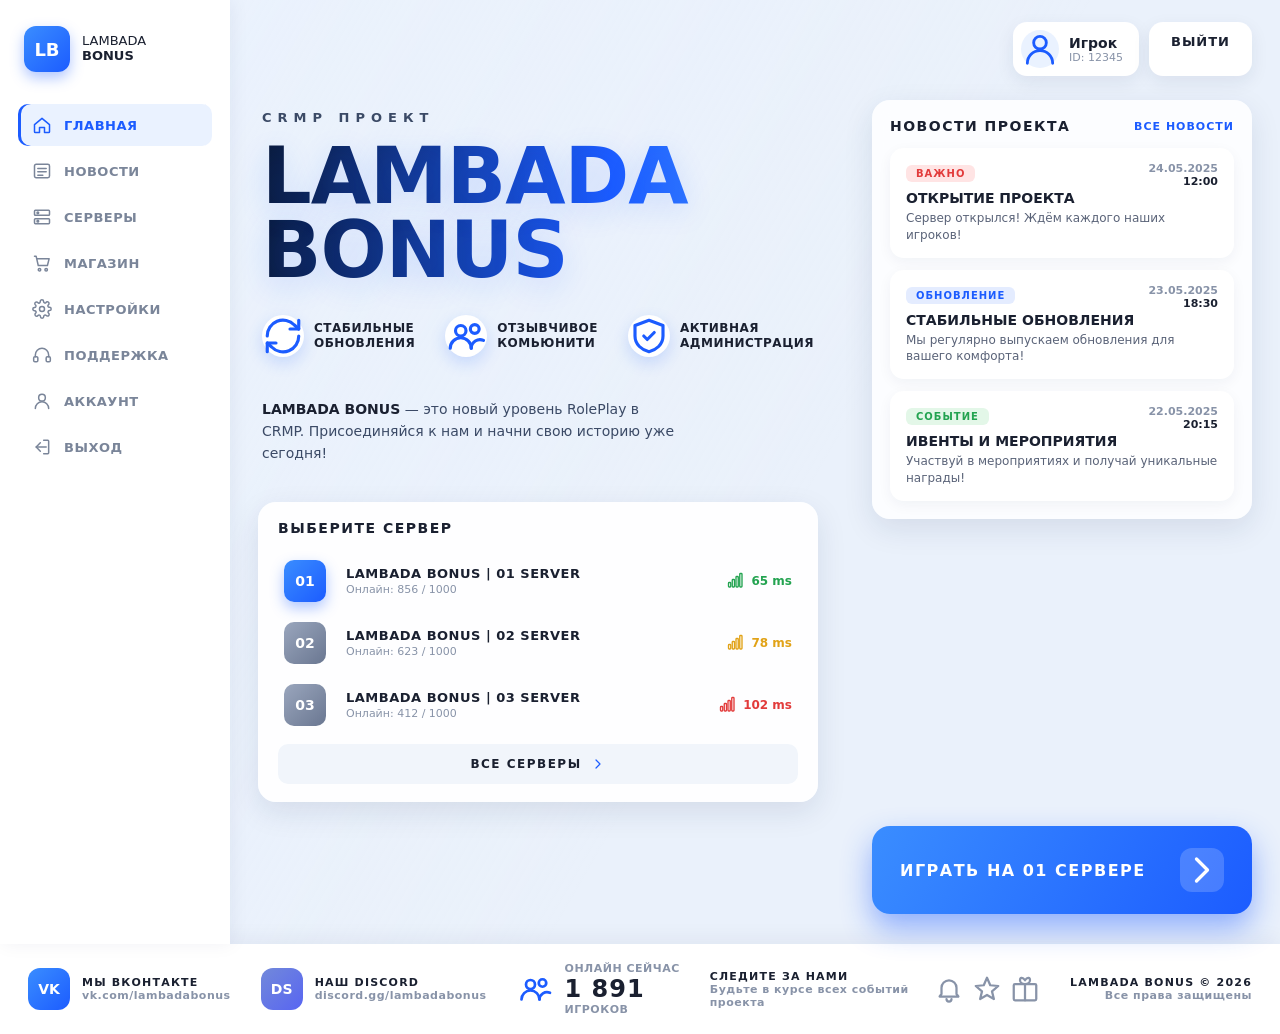
<file: docs/index.html>
<!doctype html>
<html lang="ru">
<head>
<meta charset="utf-8">
<meta name="viewport" content="width=device-width,initial-scale=1">
<title>LAMBADA BONUS — Главная</title>
<link rel="stylesheet" href="assets/css/style.css">
</head>
<body>
<div class="app">
    <aside class="sidebar">
    <a class="logo" href="index.html">
        <span class="logo-mark">LB</span>
        <span class="logo-text">LAMBADA<br><b>BONUS</b></span>
    </a>
    <nav class="nav">
                    <a href="index.html"
               class="nav-item active">
                <svg class="nav-icon" viewBox="0 0 24 24" fill="none" stroke="currentColor" stroke-width="1.8" stroke-linecap="round" stroke-linejoin="round"><path d="M3 11.5 12 4l9 7.5V20a1 1 0 0 1-1 1h-5v-6h-6v6H4a1 1 0 0 1-1-1z"/></svg>                <span>ГЛАВНАЯ</span>
            </a>
                    <a href="news.html"
               class="nav-item ">
                <svg class="nav-icon" viewBox="0 0 24 24" fill="none" stroke="currentColor" stroke-width="1.8" stroke-linecap="round" stroke-linejoin="round"><rect x="3" y="4" width="18" height="16" rx="2"/><line x1="7" y1="9"  x2="17" y2="9"/><line x1="7" y1="13" x2="17" y2="13"/><line x1="7" y1="17" x2="13" y2="17"/></svg>                <span>НОВОСТИ</span>
            </a>
                    <a href="servers.html"
               class="nav-item ">
                <svg class="nav-icon" viewBox="0 0 24 24" fill="none" stroke="currentColor" stroke-width="1.8" stroke-linecap="round" stroke-linejoin="round"><rect x="3" y="4"  width="18" height="6" rx="1"/><rect x="3" y="14" width="18" height="6" rx="1"/><circle cx="7" cy="7"  r="1"/><circle cx="7" cy="17" r="1"/></svg>                <span>СЕРВЕРЫ</span>
            </a>
                    <a href="shop.html"
               class="nav-item ">
                <svg class="nav-icon" viewBox="0 0 24 24" fill="none" stroke="currentColor" stroke-width="1.8" stroke-linecap="round" stroke-linejoin="round"><circle cx="9" cy="20" r="1.5"/><circle cx="17" cy="20" r="1.5"/><path d="M3 4h2l2.5 11h11l2-8H6"/></svg>                <span>МАГАЗИН</span>
            </a>
                    <a href="settings.html"
               class="nav-item ">
                <svg class="nav-icon" viewBox="0 0 24 24" fill="none" stroke="currentColor" stroke-width="1.8" stroke-linecap="round" stroke-linejoin="round"><circle cx="12" cy="12" r="3"/><path d="M19.4 15a1.7 1.7 0 0 0 .3 1.8l.1.1a2 2 0 1 1-2.8 2.8l-.1-.1a1.7 1.7 0 0 0-1.8-.3 1.7 1.7 0 0 0-1 1.5V21a2 2 0 1 1-4 0v-.1a1.7 1.7 0 0 0-1-1.5 1.7 1.7 0 0 0-1.8.3l-.1.1a2 2 0 1 1-2.8-2.8l.1-.1a1.7 1.7 0 0 0 .3-1.8 1.7 1.7 0 0 0-1.5-1H3a2 2 0 1 1 0-4h.1a1.7 1.7 0 0 0 1.5-1 1.7 1.7 0 0 0-.3-1.8l-.1-.1a2 2 0 1 1 2.8-2.8l.1.1a1.7 1.7 0 0 0 1.8.3h0a1.7 1.7 0 0 0 1-1.5V3a2 2 0 1 1 4 0v.1a1.7 1.7 0 0 0 1 1.5 1.7 1.7 0 0 0 1.8-.3l.1-.1a2 2 0 1 1 2.8 2.8l-.1.1a1.7 1.7 0 0 0-.3 1.8v0a1.7 1.7 0 0 0 1.5 1H21a2 2 0 1 1 0 4h-.1a1.7 1.7 0 0 0-1.5 1z"/></svg>                <span>НАСТРОЙКИ</span>
            </a>
                    <a href="support.html"
               class="nav-item ">
                <svg class="nav-icon" viewBox="0 0 24 24" fill="none" stroke="currentColor" stroke-width="1.8" stroke-linecap="round" stroke-linejoin="round"><path d="M4 14v-2a8 8 0 1 1 16 0v2"/><rect x="2"  y="14" width="5" height="6" rx="1.5"/><rect x="17" y="14" width="5" height="6" rx="1.5"/></svg>                <span>ПОДДЕРЖКА</span>
            </a>
                    <a href="account.html"
               class="nav-item ">
                <svg class="nav-icon" viewBox="0 0 24 24" fill="none" stroke="currentColor" stroke-width="1.8" stroke-linecap="round" stroke-linejoin="round"><circle cx="12" cy="8" r="4"/><path d="M4 21a8 8 0 0 1 16 0"/></svg>                <span>АККАУНТ</span>
            </a>
                    <a href="logout.html"
               class="nav-item ">
                <svg class="nav-icon" viewBox="0 0 24 24" fill="none" stroke="currentColor" stroke-width="1.8" stroke-linecap="round" stroke-linejoin="round"><path d="M10 17l-5-5 5-5"/><line x1="5" y1="12" x2="17" y2="12"/><path d="M14 4h5a1 1 0 0 1 1 1v14a1 1 0 0 1-1 1h-5"/></svg>                <span>ВЫХОД</span>
            </a>
            </nav>
</aside>
    <main class="main">

<div class="topbar">
    <div class="user-card">
        <div class="user-avatar"><svg class="icon" viewBox="0 0 24 24" fill="none" stroke="currentColor" stroke-width="1.8" stroke-linecap="round" stroke-linejoin="round"><circle cx="12" cy="8" r="4"/><path d="M4 21a8 8 0 0 1 16 0"/></svg></div>
        <div>
            <div class="user-name">Игрок</div>
            <div class="user-id">ID: 12345</div>
        </div>
    </div>
    <a href="logout.html" class="btn-logout">ВЫЙТИ</a>
</div>

<section class="hero">
    <div class="hero-tag">CRMP ПРОЕКТ</div>
    <h1 class="hero-title">LAMBADA<br>BONUS</h1>

    <div class="hero-features">
        <div class="feature">
            <div class="feature-icon"><svg class="icon" viewBox="0 0 24 24" fill="none" stroke="currentColor" stroke-width="1.8" stroke-linecap="round" stroke-linejoin="round"><path d="M21 12a9 9 0 0 1-15.5 6.3L3 16"/><path d="M3 12a9 9 0 0 1 15.5-6.3L21 8"/><polyline points="3 21 3 16 8 16"/><polyline points="21 3 21 8 16 8"/></svg></div>
            <span>Стабильные<br>обновления</span>
        </div>
        <div class="feature">
            <div class="feature-icon"><svg class="icon" viewBox="0 0 24 24" fill="none" stroke="currentColor" stroke-width="1.8" stroke-linecap="round" stroke-linejoin="round"><circle cx="9" cy="9" r="3"/><path d="M3 19a6 6 0 0 1 12 0"/><circle cx="17" cy="8" r="2.5"/><path d="M15 19a5 5 0 0 1 7-4.5"/></svg></div>
            <span>Отзывчивое<br>комьюнити</span>
        </div>
        <div class="feature">
            <div class="feature-icon"><svg class="icon" viewBox="0 0 24 24" fill="none" stroke="currentColor" stroke-width="1.8" stroke-linecap="round" stroke-linejoin="round"><path d="M12 3l8 3v6c0 5-4 8-8 9-4-1-8-4-8-9V6l8-3z"/><path d="M9 12l2 2 4-4"/></svg></div>
            <span>Активная<br>администрация</span>
        </div>
    </div>

    <p class="hero-desc">
        <b>LAMBADA BONUS</b> — это новый уровень RolePlay в CRMP.
        Присоединяйся к нам и начни свою историю уже сегодня!
    </p>
</section>

<aside class="news">
    <div class="news-head">
        <h3>НОВОСТИ ПРОЕКТА</h3>
        <a href="news.html">ВСЕ НОВОСТИ</a>
    </div>
            <div class="news-card">
            <span class="news-tag red">важно</span>
            <div class="news-meta">24.05.2025<b>12:00</b></div>
            <div class="news-title">ОТКРЫТИЕ ПРОЕКТА</div>
            <div class="news-text">Сервер открылся! Ждём каждого наших игроков!</div>
        </div>
            <div class="news-card">
            <span class="news-tag blue">обновление</span>
            <div class="news-meta">23.05.2025<b>18:30</b></div>
            <div class="news-title">СТАБИЛЬНЫЕ ОБНОВЛЕНИЯ</div>
            <div class="news-text">Мы регулярно выпускаем обновления для вашего комфорта!</div>
        </div>
            <div class="news-card">
            <span class="news-tag green">событие</span>
            <div class="news-meta">22.05.2025<b>20:15</b></div>
            <div class="news-title">ИВЕНТЫ И МЕРОПРИЯТИЯ</div>
            <div class="news-text">Участвуй в мероприятиях и получай уникальные награды!</div>
        </div>
    </aside>

<section class="servers-box">
    <h3>ВЫБЕРИТЕ СЕРВЕР</h3>
            <div class="server-row featured">
            <div class="server-num">01</div>
            <div>
                <div class="server-name">LAMBADA BONUS | 01 SERVER</div>
                <div class="server-online">Онлайн: 856 / 1000</div>
            </div>
            <div class="server-ping good">
                <svg class="icon" viewBox="0 0 24 24" fill="none" stroke="currentColor" stroke-width="1.8" stroke-linecap="round" stroke-linejoin="round"><rect x="2"  y="14" width="3" height="6" rx="1"/><rect x="7"  y="10" width="3" height="10" rx="1"/><rect x="12" y="6"  width="3" height="14" rx="1"/><rect x="17" y="2"  width="3" height="18" rx="1"/></svg> 65 ms
            </div>
        </div>
            <div class="server-row ">
            <div class="server-num">02</div>
            <div>
                <div class="server-name">LAMBADA BONUS | 02 SERVER</div>
                <div class="server-online">Онлайн: 623 / 1000</div>
            </div>
            <div class="server-ping mid">
                <svg class="icon" viewBox="0 0 24 24" fill="none" stroke="currentColor" stroke-width="1.8" stroke-linecap="round" stroke-linejoin="round"><rect x="2"  y="14" width="3" height="6" rx="1"/><rect x="7"  y="10" width="3" height="10" rx="1"/><rect x="12" y="6"  width="3" height="14" rx="1"/><rect x="17" y="2"  width="3" height="18" rx="1"/></svg> 78 ms
            </div>
        </div>
            <div class="server-row ">
            <div class="server-num">03</div>
            <div>
                <div class="server-name">LAMBADA BONUS | 03 SERVER</div>
                <div class="server-online">Онлайн: 412 / 1000</div>
            </div>
            <div class="server-ping bad">
                <svg class="icon" viewBox="0 0 24 24" fill="none" stroke="currentColor" stroke-width="1.8" stroke-linecap="round" stroke-linejoin="round"><rect x="2"  y="14" width="3" height="6" rx="1"/><rect x="7"  y="10" width="3" height="10" rx="1"/><rect x="12" y="6"  width="3" height="14" rx="1"/><rect x="17" y="2"  width="3" height="18" rx="1"/></svg> 102 ms
            </div>
        </div>
        <a href="servers.html" class="btn-all-servers">ВСЕ СЕРВЕРЫ <svg class="icon" viewBox="0 0 24 24" fill="none" stroke="currentColor" stroke-width="1.8" stroke-linecap="round" stroke-linejoin="round"><polyline points="9 6 15 12 9 18"/></svg></a>
</section>

<a href="#" class="cta">
    ИГРАТЬ НА 01 СЕРВЕРЕ
    <span class="cta-arrow"><svg class="icon" viewBox="0 0 24 24" fill="none" stroke="currentColor" stroke-width="1.8" stroke-linecap="round" stroke-linejoin="round"><polyline points="9 6 15 12 9 18"/></svg></span>
</a>

    </main>
</div>

<footer class="footer">
    <div class="footer-col">
        <div class="footer-icon vk"><b>VK</b></div>
        <div>
            <div class="footer-title">МЫ ВКОНТАКТЕ</div>
            <div class="footer-sub">vk.com/lambadabonus</div>
        </div>
    </div>

    <div class="footer-col">
        <div class="footer-icon ds">DS</div>
        <div>
            <div class="footer-title">НАШ DISCORD</div>
            <div class="footer-sub">discord.gg/lambadabonus</div>
        </div>
    </div>

    <div class="footer-col">
        <svg class="footer-icon-svg" viewBox="0 0 24 24" fill="none" stroke="currentColor" stroke-width="1.8" stroke-linecap="round" stroke-linejoin="round"><circle cx="9" cy="9" r="3"/><path d="M3 19a6 6 0 0 1 12 0"/><circle cx="17" cy="8" r="2.5"/><path d="M15 19a5 5 0 0 1 7-4.5"/></svg>        <div>
            <div class="footer-sub">ОНЛАЙН СЕЙЧАС</div>
            <div class="footer-online">1 891</div>
            <div class="footer-sub">ИГРОКОВ</div>
        </div>
    </div>

    <div class="footer-col">
        <div>
            <div class="footer-title">СЛЕДИТЕ ЗА НАМИ</div>
            <div class="footer-sub">Будьте в курсе всех событий проекта</div>
        </div>
        <div class="footer-actions">
            <svg class="footer-action" viewBox="0 0 24 24" fill="none" stroke="currentColor" stroke-width="1.8" stroke-linecap="round" stroke-linejoin="round"><path d="M6 16V11a6 6 0 1 1 12 0v5l1.5 2H4.5z"/><path d="M10 20a2 2 0 0 0 4 0"/></svg>            <svg class="footer-action" viewBox="0 0 24 24" fill="none" stroke="currentColor" stroke-width="1.8" stroke-linecap="round" stroke-linejoin="round"><polygon points="12 3 14.6 9 21 9.6 16 13.9 17.5 20 12 16.8 6.5 20 8 13.9 3 9.6 9.4 9"/></svg>            <svg class="footer-action" viewBox="0 0 24 24" fill="none" stroke="currentColor" stroke-width="1.8" stroke-linecap="round" stroke-linejoin="round"><rect x="3" y="8" width="18" height="13" rx="1"/><line x1="12" y1="8" x2="12" y2="21"/><path d="M12 8c-2 0-4-1-4-3s2-3 4 0c2-3 4-2 4 0s-2 3-4 3z"/></svg>        </div>
    </div>

    <div class="footer-col right">
        <div>
            <div class="footer-title">LAMBADA BONUS &copy; 2026</div>
            <div class="footer-sub">Все права защищены</div>
        </div>
    </div>
</footer>

</body>
</html>
</file>
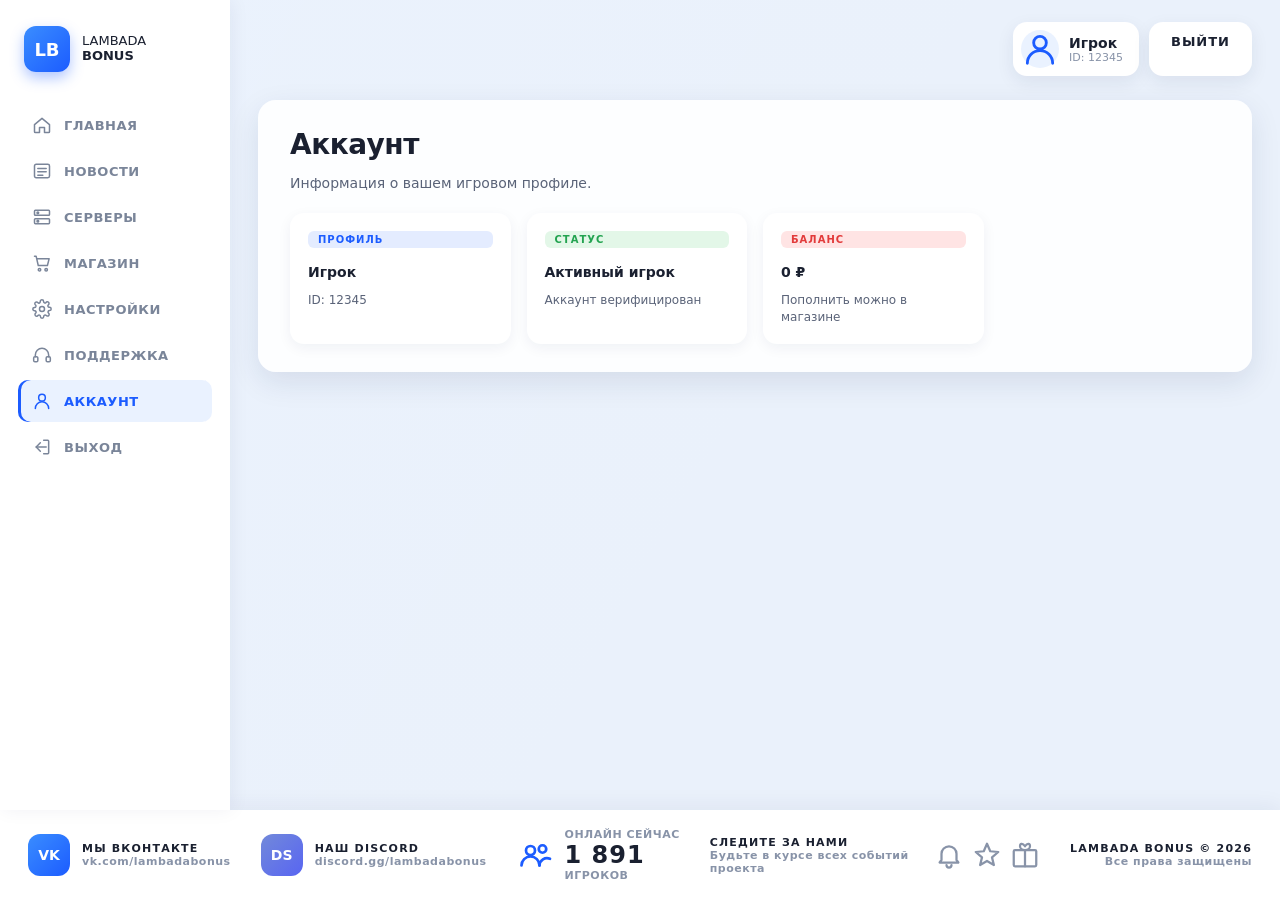
<file: docs/account.html>
<!doctype html>
<html lang="ru">
<head>
<meta charset="utf-8">
<meta name="viewport" content="width=device-width,initial-scale=1">
<title>LAMBADA BONUS — Аккаунт</title>
<link rel="stylesheet" href="assets/css/style.css">
</head>
<body>
<div class="app">
    <aside class="sidebar">
    <a class="logo" href="index.html">
        <span class="logo-mark">LB</span>
        <span class="logo-text">LAMBADA<br><b>BONUS</b></span>
    </a>
    <nav class="nav">
                    <a href="index.html"
               class="nav-item ">
                <svg class="nav-icon" viewBox="0 0 24 24" fill="none" stroke="currentColor" stroke-width="1.8" stroke-linecap="round" stroke-linejoin="round"><path d="M3 11.5 12 4l9 7.5V20a1 1 0 0 1-1 1h-5v-6h-6v6H4a1 1 0 0 1-1-1z"/></svg>                <span>ГЛАВНАЯ</span>
            </a>
                    <a href="news.html"
               class="nav-item ">
                <svg class="nav-icon" viewBox="0 0 24 24" fill="none" stroke="currentColor" stroke-width="1.8" stroke-linecap="round" stroke-linejoin="round"><rect x="3" y="4" width="18" height="16" rx="2"/><line x1="7" y1="9"  x2="17" y2="9"/><line x1="7" y1="13" x2="17" y2="13"/><line x1="7" y1="17" x2="13" y2="17"/></svg>                <span>НОВОСТИ</span>
            </a>
                    <a href="servers.html"
               class="nav-item ">
                <svg class="nav-icon" viewBox="0 0 24 24" fill="none" stroke="currentColor" stroke-width="1.8" stroke-linecap="round" stroke-linejoin="round"><rect x="3" y="4"  width="18" height="6" rx="1"/><rect x="3" y="14" width="18" height="6" rx="1"/><circle cx="7" cy="7"  r="1"/><circle cx="7" cy="17" r="1"/></svg>                <span>СЕРВЕРЫ</span>
            </a>
                    <a href="shop.html"
               class="nav-item ">
                <svg class="nav-icon" viewBox="0 0 24 24" fill="none" stroke="currentColor" stroke-width="1.8" stroke-linecap="round" stroke-linejoin="round"><circle cx="9" cy="20" r="1.5"/><circle cx="17" cy="20" r="1.5"/><path d="M3 4h2l2.5 11h11l2-8H6"/></svg>                <span>МАГАЗИН</span>
            </a>
                    <a href="settings.html"
               class="nav-item ">
                <svg class="nav-icon" viewBox="0 0 24 24" fill="none" stroke="currentColor" stroke-width="1.8" stroke-linecap="round" stroke-linejoin="round"><circle cx="12" cy="12" r="3"/><path d="M19.4 15a1.7 1.7 0 0 0 .3 1.8l.1.1a2 2 0 1 1-2.8 2.8l-.1-.1a1.7 1.7 0 0 0-1.8-.3 1.7 1.7 0 0 0-1 1.5V21a2 2 0 1 1-4 0v-.1a1.7 1.7 0 0 0-1-1.5 1.7 1.7 0 0 0-1.8.3l-.1.1a2 2 0 1 1-2.8-2.8l.1-.1a1.7 1.7 0 0 0 .3-1.8 1.7 1.7 0 0 0-1.5-1H3a2 2 0 1 1 0-4h.1a1.7 1.7 0 0 0 1.5-1 1.7 1.7 0 0 0-.3-1.8l-.1-.1a2 2 0 1 1 2.8-2.8l.1.1a1.7 1.7 0 0 0 1.8.3h0a1.7 1.7 0 0 0 1-1.5V3a2 2 0 1 1 4 0v.1a1.7 1.7 0 0 0 1 1.5 1.7 1.7 0 0 0 1.8-.3l.1-.1a2 2 0 1 1 2.8 2.8l-.1.1a1.7 1.7 0 0 0-.3 1.8v0a1.7 1.7 0 0 0 1.5 1H21a2 2 0 1 1 0 4h-.1a1.7 1.7 0 0 0-1.5 1z"/></svg>                <span>НАСТРОЙКИ</span>
            </a>
                    <a href="support.html"
               class="nav-item ">
                <svg class="nav-icon" viewBox="0 0 24 24" fill="none" stroke="currentColor" stroke-width="1.8" stroke-linecap="round" stroke-linejoin="round"><path d="M4 14v-2a8 8 0 1 1 16 0v2"/><rect x="2"  y="14" width="5" height="6" rx="1.5"/><rect x="17" y="14" width="5" height="6" rx="1.5"/></svg>                <span>ПОДДЕРЖКА</span>
            </a>
                    <a href="account.html"
               class="nav-item active">
                <svg class="nav-icon" viewBox="0 0 24 24" fill="none" stroke="currentColor" stroke-width="1.8" stroke-linecap="round" stroke-linejoin="round"><circle cx="12" cy="8" r="4"/><path d="M4 21a8 8 0 0 1 16 0"/></svg>                <span>АККАУНТ</span>
            </a>
                    <a href="logout.html"
               class="nav-item ">
                <svg class="nav-icon" viewBox="0 0 24 24" fill="none" stroke="currentColor" stroke-width="1.8" stroke-linecap="round" stroke-linejoin="round"><path d="M10 17l-5-5 5-5"/><line x1="5" y1="12" x2="17" y2="12"/><path d="M14 4h5a1 1 0 0 1 1 1v14a1 1 0 0 1-1 1h-5"/></svg>                <span>ВЫХОД</span>
            </a>
            </nav>
</aside>
    <main class="main">
<div class="topbar">
    <div class="user-card">
        <div class="user-avatar"><svg class="icon" viewBox="0 0 24 24" fill="none" stroke="currentColor" stroke-width="1.8" stroke-linecap="round" stroke-linejoin="round"><circle cx="12" cy="8" r="4"/><path d="M4 21a8 8 0 0 1 16 0"/></svg></div>
        <div>
            <div class="user-name">Игрок</div>
            <div class="user-id">ID: 12345</div>
        </div>
    </div>
    <a href="logout.html" class="btn-logout">ВЫЙТИ</a>
</div>

<div class="page-card">
    <h1>Аккаунт</h1>
    <p class="lead">Информация о вашем игровом профиле.</p>

    <div class="shop-grid">
        <div class="shop-item">
            <div class="news-tag blue">профиль</div>
            <div class="news-title">Игрок</div>
            <div class="news-text">ID: 12345</div>
        </div>
        <div class="shop-item">
            <div class="news-tag green">статус</div>
            <div class="news-title">Активный игрок</div>
            <div class="news-text">Аккаунт верифицирован</div>
        </div>
        <div class="shop-item">
            <div class="news-tag red">баланс</div>
            <div class="news-title">0 ₽</div>
            <div class="news-text">Пополнить можно в магазине</div>
        </div>
    </div>
</div>

    </main>
</div>

<footer class="footer">
    <div class="footer-col">
        <div class="footer-icon vk"><b>VK</b></div>
        <div>
            <div class="footer-title">МЫ ВКОНТАКТЕ</div>
            <div class="footer-sub">vk.com/lambadabonus</div>
        </div>
    </div>

    <div class="footer-col">
        <div class="footer-icon ds">DS</div>
        <div>
            <div class="footer-title">НАШ DISCORD</div>
            <div class="footer-sub">discord.gg/lambadabonus</div>
        </div>
    </div>

    <div class="footer-col">
        <svg class="footer-icon-svg" viewBox="0 0 24 24" fill="none" stroke="currentColor" stroke-width="1.8" stroke-linecap="round" stroke-linejoin="round"><circle cx="9" cy="9" r="3"/><path d="M3 19a6 6 0 0 1 12 0"/><circle cx="17" cy="8" r="2.5"/><path d="M15 19a5 5 0 0 1 7-4.5"/></svg>        <div>
            <div class="footer-sub">ОНЛАЙН СЕЙЧАС</div>
            <div class="footer-online">1 891</div>
            <div class="footer-sub">ИГРОКОВ</div>
        </div>
    </div>

    <div class="footer-col">
        <div>
            <div class="footer-title">СЛЕДИТЕ ЗА НАМИ</div>
            <div class="footer-sub">Будьте в курсе всех событий проекта</div>
        </div>
        <div class="footer-actions">
            <svg class="footer-action" viewBox="0 0 24 24" fill="none" stroke="currentColor" stroke-width="1.8" stroke-linecap="round" stroke-linejoin="round"><path d="M6 16V11a6 6 0 1 1 12 0v5l1.5 2H4.5z"/><path d="M10 20a2 2 0 0 0 4 0"/></svg>            <svg class="footer-action" viewBox="0 0 24 24" fill="none" stroke="currentColor" stroke-width="1.8" stroke-linecap="round" stroke-linejoin="round"><polygon points="12 3 14.6 9 21 9.6 16 13.9 17.5 20 12 16.8 6.5 20 8 13.9 3 9.6 9.4 9"/></svg>            <svg class="footer-action" viewBox="0 0 24 24" fill="none" stroke="currentColor" stroke-width="1.8" stroke-linecap="round" stroke-linejoin="round"><rect x="3" y="8" width="18" height="13" rx="1"/><line x1="12" y1="8" x2="12" y2="21"/><path d="M12 8c-2 0-4-1-4-3s2-3 4 0c2-3 4-2 4 0s-2 3-4 3z"/></svg>        </div>
    </div>

    <div class="footer-col right">
        <div>
            <div class="footer-title">LAMBADA BONUS &copy; 2026</div>
            <div class="footer-sub">Все права защищены</div>
        </div>
    </div>
</footer>

</body>
</html>
</file>
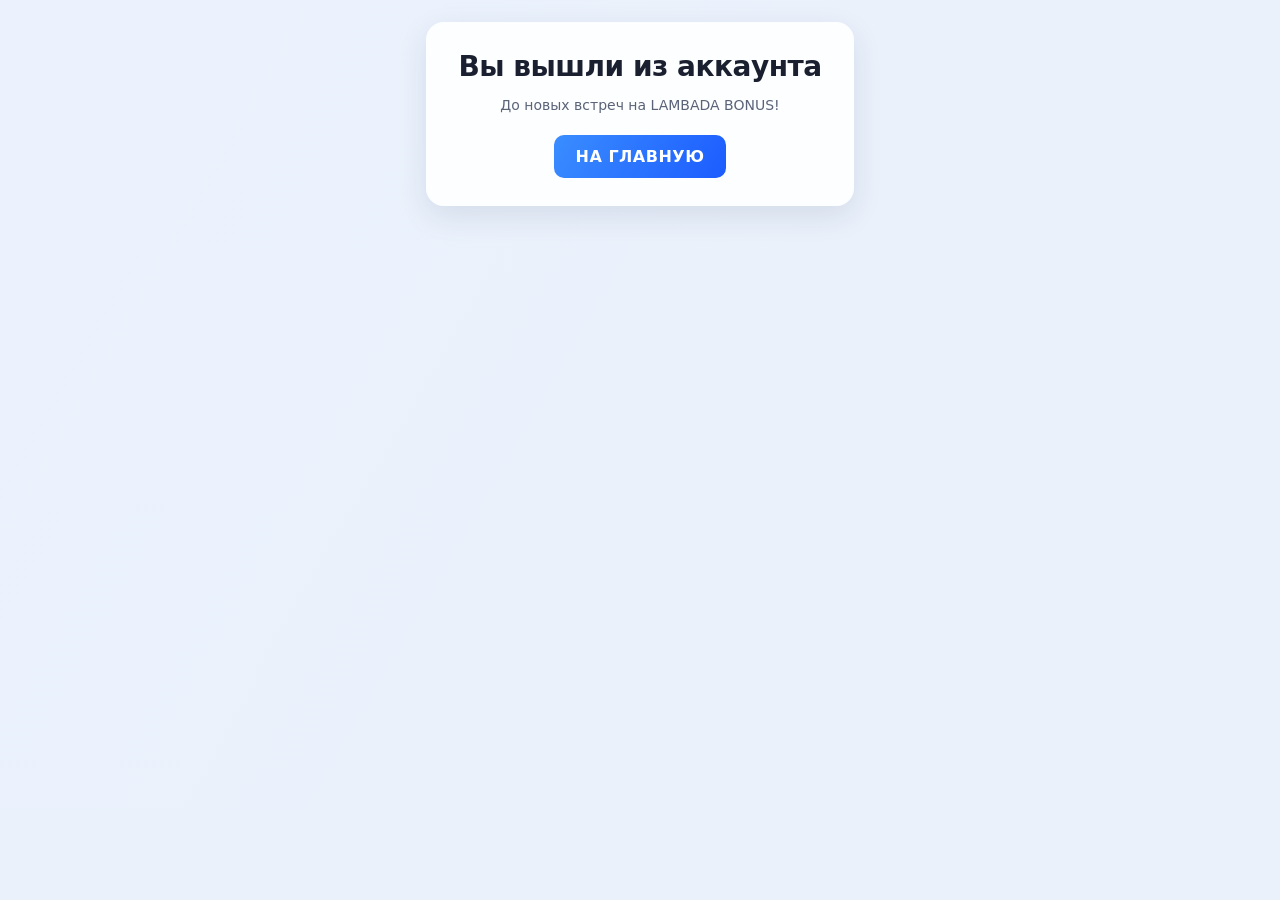
<file: docs/logout.html>
<!doctype html>
<html lang="ru">
<head>
<meta charset="utf-8">
<meta name="viewport" content="width=device-width,initial-scale=1">
<title>LAMBADA BONUS — Выход</title>
<link rel="stylesheet" href="assets/css/style.css">
</head>
<body>
<div class="app" style="grid-template-columns:1fr">
    <main class="main" style="grid-template-columns:1fr;align-items:center;justify-items:center;min-height:80vh">
        <div class="page-card" style="max-width:520px;text-align:center">
            <h1>Вы вышли из аккаунта</h1>
            <p class="lead">До новых встреч на LAMBADA BONUS!</p>
            <a href="index.html" class="btn-primary" style="display:inline-block;text-decoration:none">НА ГЛАВНУЮ</a>
        </div>
    </main>
</div>
</body>
</html>
</file>
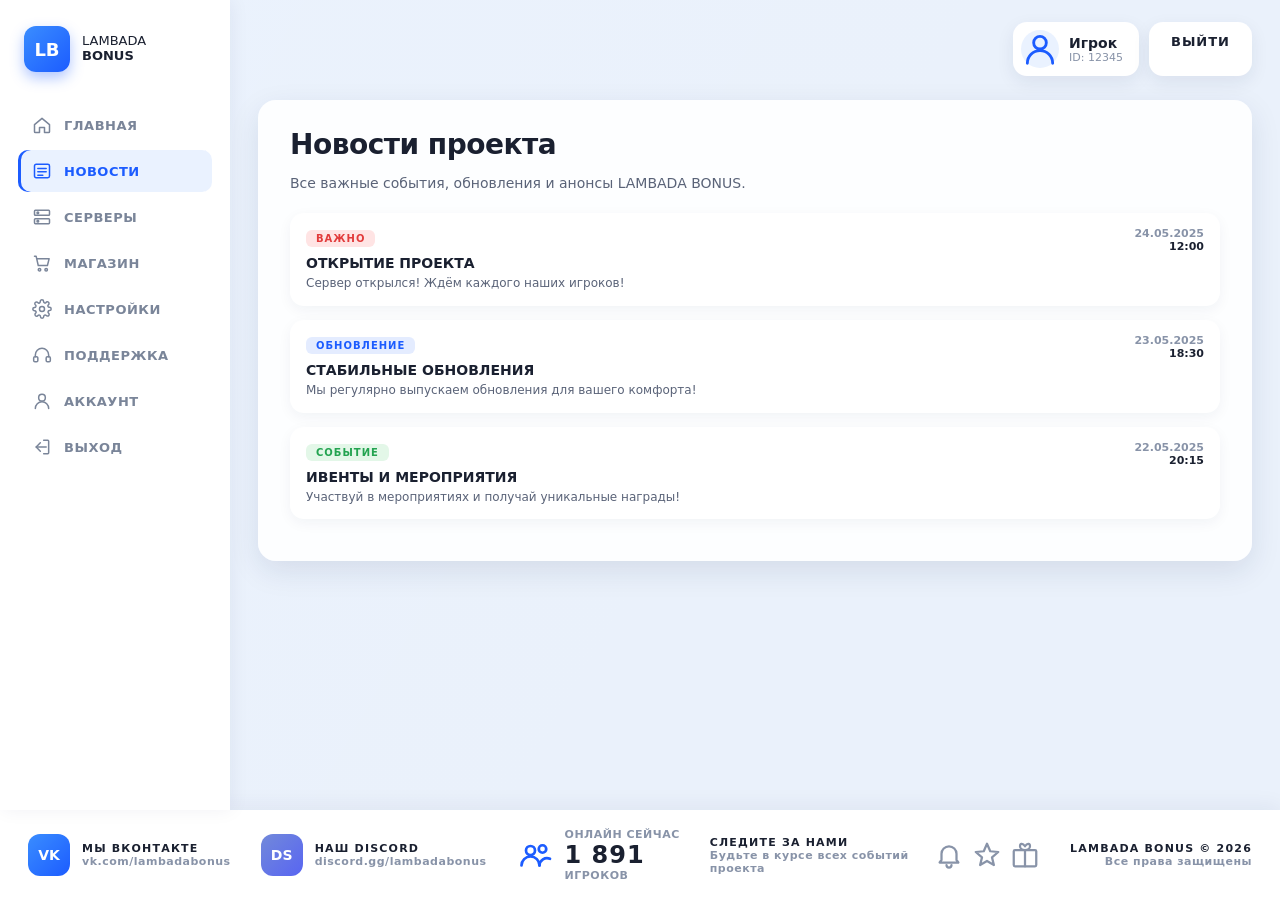
<file: docs/news.html>
<!doctype html>
<html lang="ru">
<head>
<meta charset="utf-8">
<meta name="viewport" content="width=device-width,initial-scale=1">
<title>LAMBADA BONUS — Новости</title>
<link rel="stylesheet" href="assets/css/style.css">
</head>
<body>
<div class="app">
    <aside class="sidebar">
    <a class="logo" href="index.html">
        <span class="logo-mark">LB</span>
        <span class="logo-text">LAMBADA<br><b>BONUS</b></span>
    </a>
    <nav class="nav">
                    <a href="index.html"
               class="nav-item ">
                <svg class="nav-icon" viewBox="0 0 24 24" fill="none" stroke="currentColor" stroke-width="1.8" stroke-linecap="round" stroke-linejoin="round"><path d="M3 11.5 12 4l9 7.5V20a1 1 0 0 1-1 1h-5v-6h-6v6H4a1 1 0 0 1-1-1z"/></svg>                <span>ГЛАВНАЯ</span>
            </a>
                    <a href="news.html"
               class="nav-item active">
                <svg class="nav-icon" viewBox="0 0 24 24" fill="none" stroke="currentColor" stroke-width="1.8" stroke-linecap="round" stroke-linejoin="round"><rect x="3" y="4" width="18" height="16" rx="2"/><line x1="7" y1="9"  x2="17" y2="9"/><line x1="7" y1="13" x2="17" y2="13"/><line x1="7" y1="17" x2="13" y2="17"/></svg>                <span>НОВОСТИ</span>
            </a>
                    <a href="servers.html"
               class="nav-item ">
                <svg class="nav-icon" viewBox="0 0 24 24" fill="none" stroke="currentColor" stroke-width="1.8" stroke-linecap="round" stroke-linejoin="round"><rect x="3" y="4"  width="18" height="6" rx="1"/><rect x="3" y="14" width="18" height="6" rx="1"/><circle cx="7" cy="7"  r="1"/><circle cx="7" cy="17" r="1"/></svg>                <span>СЕРВЕРЫ</span>
            </a>
                    <a href="shop.html"
               class="nav-item ">
                <svg class="nav-icon" viewBox="0 0 24 24" fill="none" stroke="currentColor" stroke-width="1.8" stroke-linecap="round" stroke-linejoin="round"><circle cx="9" cy="20" r="1.5"/><circle cx="17" cy="20" r="1.5"/><path d="M3 4h2l2.5 11h11l2-8H6"/></svg>                <span>МАГАЗИН</span>
            </a>
                    <a href="settings.html"
               class="nav-item ">
                <svg class="nav-icon" viewBox="0 0 24 24" fill="none" stroke="currentColor" stroke-width="1.8" stroke-linecap="round" stroke-linejoin="round"><circle cx="12" cy="12" r="3"/><path d="M19.4 15a1.7 1.7 0 0 0 .3 1.8l.1.1a2 2 0 1 1-2.8 2.8l-.1-.1a1.7 1.7 0 0 0-1.8-.3 1.7 1.7 0 0 0-1 1.5V21a2 2 0 1 1-4 0v-.1a1.7 1.7 0 0 0-1-1.5 1.7 1.7 0 0 0-1.8.3l-.1.1a2 2 0 1 1-2.8-2.8l.1-.1a1.7 1.7 0 0 0 .3-1.8 1.7 1.7 0 0 0-1.5-1H3a2 2 0 1 1 0-4h.1a1.7 1.7 0 0 0 1.5-1 1.7 1.7 0 0 0-.3-1.8l-.1-.1a2 2 0 1 1 2.8-2.8l.1.1a1.7 1.7 0 0 0 1.8.3h0a1.7 1.7 0 0 0 1-1.5V3a2 2 0 1 1 4 0v.1a1.7 1.7 0 0 0 1 1.5 1.7 1.7 0 0 0 1.8-.3l.1-.1a2 2 0 1 1 2.8 2.8l-.1.1a1.7 1.7 0 0 0-.3 1.8v0a1.7 1.7 0 0 0 1.5 1H21a2 2 0 1 1 0 4h-.1a1.7 1.7 0 0 0-1.5 1z"/></svg>                <span>НАСТРОЙКИ</span>
            </a>
                    <a href="support.html"
               class="nav-item ">
                <svg class="nav-icon" viewBox="0 0 24 24" fill="none" stroke="currentColor" stroke-width="1.8" stroke-linecap="round" stroke-linejoin="round"><path d="M4 14v-2a8 8 0 1 1 16 0v2"/><rect x="2"  y="14" width="5" height="6" rx="1.5"/><rect x="17" y="14" width="5" height="6" rx="1.5"/></svg>                <span>ПОДДЕРЖКА</span>
            </a>
                    <a href="account.html"
               class="nav-item ">
                <svg class="nav-icon" viewBox="0 0 24 24" fill="none" stroke="currentColor" stroke-width="1.8" stroke-linecap="round" stroke-linejoin="round"><circle cx="12" cy="8" r="4"/><path d="M4 21a8 8 0 0 1 16 0"/></svg>                <span>АККАУНТ</span>
            </a>
                    <a href="logout.html"
               class="nav-item ">
                <svg class="nav-icon" viewBox="0 0 24 24" fill="none" stroke="currentColor" stroke-width="1.8" stroke-linecap="round" stroke-linejoin="round"><path d="M10 17l-5-5 5-5"/><line x1="5" y1="12" x2="17" y2="12"/><path d="M14 4h5a1 1 0 0 1 1 1v14a1 1 0 0 1-1 1h-5"/></svg>                <span>ВЫХОД</span>
            </a>
            </nav>
</aside>
    <main class="main">
<div class="topbar">
    <div class="user-card">
        <div class="user-avatar"><svg class="icon" viewBox="0 0 24 24" fill="none" stroke="currentColor" stroke-width="1.8" stroke-linecap="round" stroke-linejoin="round"><circle cx="12" cy="8" r="4"/><path d="M4 21a8 8 0 0 1 16 0"/></svg></div>
        <div>
            <div class="user-name">Игрок</div>
            <div class="user-id">ID: 12345</div>
        </div>
    </div>
    <a href="logout.html" class="btn-logout">ВЫЙТИ</a>
</div>

<div class="page-card">
    <h1>Новости проекта</h1>
    <p class="lead">Все важные события, обновления и анонсы LAMBADA BONUS.</p>

            <div class="news-card" style="margin-bottom:14px">
            <span class="news-tag red">важно</span>
            <div class="news-meta">24.05.2025<b>12:00</b></div>
            <div class="news-title">ОТКРЫТИЕ ПРОЕКТА</div>
            <div class="news-text">Сервер открылся! Ждём каждого наших игроков!</div>
        </div>
            <div class="news-card" style="margin-bottom:14px">
            <span class="news-tag blue">обновление</span>
            <div class="news-meta">23.05.2025<b>18:30</b></div>
            <div class="news-title">СТАБИЛЬНЫЕ ОБНОВЛЕНИЯ</div>
            <div class="news-text">Мы регулярно выпускаем обновления для вашего комфорта!</div>
        </div>
            <div class="news-card" style="margin-bottom:14px">
            <span class="news-tag green">событие</span>
            <div class="news-meta">22.05.2025<b>20:15</b></div>
            <div class="news-title">ИВЕНТЫ И МЕРОПРИЯТИЯ</div>
            <div class="news-text">Участвуй в мероприятиях и получай уникальные награды!</div>
        </div>
    </div>

    </main>
</div>

<footer class="footer">
    <div class="footer-col">
        <div class="footer-icon vk"><b>VK</b></div>
        <div>
            <div class="footer-title">МЫ ВКОНТАКТЕ</div>
            <div class="footer-sub">vk.com/lambadabonus</div>
        </div>
    </div>

    <div class="footer-col">
        <div class="footer-icon ds">DS</div>
        <div>
            <div class="footer-title">НАШ DISCORD</div>
            <div class="footer-sub">discord.gg/lambadabonus</div>
        </div>
    </div>

    <div class="footer-col">
        <svg class="footer-icon-svg" viewBox="0 0 24 24" fill="none" stroke="currentColor" stroke-width="1.8" stroke-linecap="round" stroke-linejoin="round"><circle cx="9" cy="9" r="3"/><path d="M3 19a6 6 0 0 1 12 0"/><circle cx="17" cy="8" r="2.5"/><path d="M15 19a5 5 0 0 1 7-4.5"/></svg>        <div>
            <div class="footer-sub">ОНЛАЙН СЕЙЧАС</div>
            <div class="footer-online">1 891</div>
            <div class="footer-sub">ИГРОКОВ</div>
        </div>
    </div>

    <div class="footer-col">
        <div>
            <div class="footer-title">СЛЕДИТЕ ЗА НАМИ</div>
            <div class="footer-sub">Будьте в курсе всех событий проекта</div>
        </div>
        <div class="footer-actions">
            <svg class="footer-action" viewBox="0 0 24 24" fill="none" stroke="currentColor" stroke-width="1.8" stroke-linecap="round" stroke-linejoin="round"><path d="M6 16V11a6 6 0 1 1 12 0v5l1.5 2H4.5z"/><path d="M10 20a2 2 0 0 0 4 0"/></svg>            <svg class="footer-action" viewBox="0 0 24 24" fill="none" stroke="currentColor" stroke-width="1.8" stroke-linecap="round" stroke-linejoin="round"><polygon points="12 3 14.6 9 21 9.6 16 13.9 17.5 20 12 16.8 6.5 20 8 13.9 3 9.6 9.4 9"/></svg>            <svg class="footer-action" viewBox="0 0 24 24" fill="none" stroke="currentColor" stroke-width="1.8" stroke-linecap="round" stroke-linejoin="round"><rect x="3" y="8" width="18" height="13" rx="1"/><line x1="12" y1="8" x2="12" y2="21"/><path d="M12 8c-2 0-4-1-4-3s2-3 4 0c2-3 4-2 4 0s-2 3-4 3z"/></svg>        </div>
    </div>

    <div class="footer-col right">
        <div>
            <div class="footer-title">LAMBADA BONUS &copy; 2026</div>
            <div class="footer-sub">Все права защищены</div>
        </div>
    </div>
</footer>

</body>
</html>
</file>
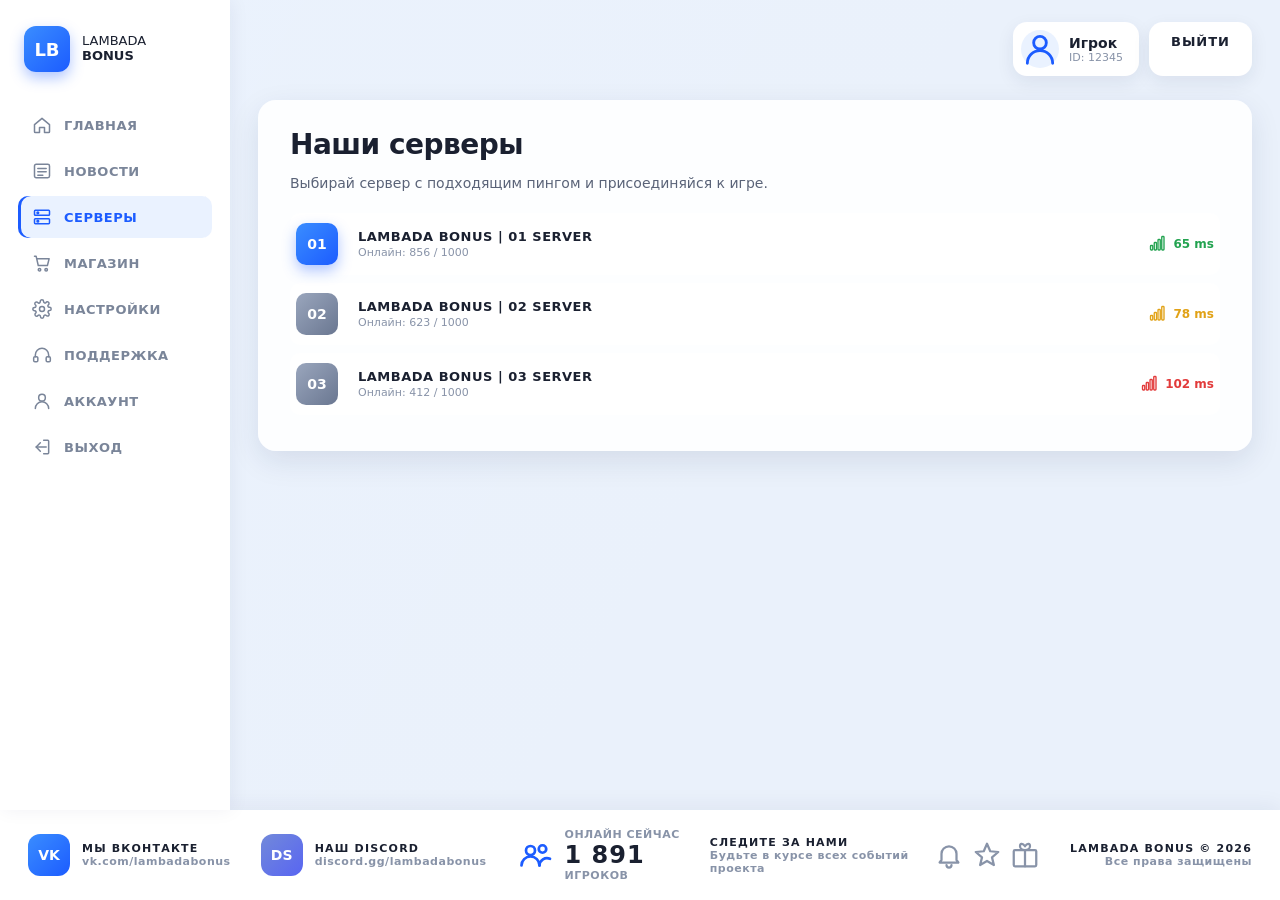
<file: docs/servers.html>
<!doctype html>
<html lang="ru">
<head>
<meta charset="utf-8">
<meta name="viewport" content="width=device-width,initial-scale=1">
<title>LAMBADA BONUS — Серверы</title>
<link rel="stylesheet" href="assets/css/style.css">
</head>
<body>
<div class="app">
    <aside class="sidebar">
    <a class="logo" href="index.html">
        <span class="logo-mark">LB</span>
        <span class="logo-text">LAMBADA<br><b>BONUS</b></span>
    </a>
    <nav class="nav">
                    <a href="index.html"
               class="nav-item ">
                <svg class="nav-icon" viewBox="0 0 24 24" fill="none" stroke="currentColor" stroke-width="1.8" stroke-linecap="round" stroke-linejoin="round"><path d="M3 11.5 12 4l9 7.5V20a1 1 0 0 1-1 1h-5v-6h-6v6H4a1 1 0 0 1-1-1z"/></svg>                <span>ГЛАВНАЯ</span>
            </a>
                    <a href="news.html"
               class="nav-item ">
                <svg class="nav-icon" viewBox="0 0 24 24" fill="none" stroke="currentColor" stroke-width="1.8" stroke-linecap="round" stroke-linejoin="round"><rect x="3" y="4" width="18" height="16" rx="2"/><line x1="7" y1="9"  x2="17" y2="9"/><line x1="7" y1="13" x2="17" y2="13"/><line x1="7" y1="17" x2="13" y2="17"/></svg>                <span>НОВОСТИ</span>
            </a>
                    <a href="servers.html"
               class="nav-item active">
                <svg class="nav-icon" viewBox="0 0 24 24" fill="none" stroke="currentColor" stroke-width="1.8" stroke-linecap="round" stroke-linejoin="round"><rect x="3" y="4"  width="18" height="6" rx="1"/><rect x="3" y="14" width="18" height="6" rx="1"/><circle cx="7" cy="7"  r="1"/><circle cx="7" cy="17" r="1"/></svg>                <span>СЕРВЕРЫ</span>
            </a>
                    <a href="shop.html"
               class="nav-item ">
                <svg class="nav-icon" viewBox="0 0 24 24" fill="none" stroke="currentColor" stroke-width="1.8" stroke-linecap="round" stroke-linejoin="round"><circle cx="9" cy="20" r="1.5"/><circle cx="17" cy="20" r="1.5"/><path d="M3 4h2l2.5 11h11l2-8H6"/></svg>                <span>МАГАЗИН</span>
            </a>
                    <a href="settings.html"
               class="nav-item ">
                <svg class="nav-icon" viewBox="0 0 24 24" fill="none" stroke="currentColor" stroke-width="1.8" stroke-linecap="round" stroke-linejoin="round"><circle cx="12" cy="12" r="3"/><path d="M19.4 15a1.7 1.7 0 0 0 .3 1.8l.1.1a2 2 0 1 1-2.8 2.8l-.1-.1a1.7 1.7 0 0 0-1.8-.3 1.7 1.7 0 0 0-1 1.5V21a2 2 0 1 1-4 0v-.1a1.7 1.7 0 0 0-1-1.5 1.7 1.7 0 0 0-1.8.3l-.1.1a2 2 0 1 1-2.8-2.8l.1-.1a1.7 1.7 0 0 0 .3-1.8 1.7 1.7 0 0 0-1.5-1H3a2 2 0 1 1 0-4h.1a1.7 1.7 0 0 0 1.5-1 1.7 1.7 0 0 0-.3-1.8l-.1-.1a2 2 0 1 1 2.8-2.8l.1.1a1.7 1.7 0 0 0 1.8.3h0a1.7 1.7 0 0 0 1-1.5V3a2 2 0 1 1 4 0v.1a1.7 1.7 0 0 0 1 1.5 1.7 1.7 0 0 0 1.8-.3l.1-.1a2 2 0 1 1 2.8 2.8l-.1.1a1.7 1.7 0 0 0-.3 1.8v0a1.7 1.7 0 0 0 1.5 1H21a2 2 0 1 1 0 4h-.1a1.7 1.7 0 0 0-1.5 1z"/></svg>                <span>НАСТРОЙКИ</span>
            </a>
                    <a href="support.html"
               class="nav-item ">
                <svg class="nav-icon" viewBox="0 0 24 24" fill="none" stroke="currentColor" stroke-width="1.8" stroke-linecap="round" stroke-linejoin="round"><path d="M4 14v-2a8 8 0 1 1 16 0v2"/><rect x="2"  y="14" width="5" height="6" rx="1.5"/><rect x="17" y="14" width="5" height="6" rx="1.5"/></svg>                <span>ПОДДЕРЖКА</span>
            </a>
                    <a href="account.html"
               class="nav-item ">
                <svg class="nav-icon" viewBox="0 0 24 24" fill="none" stroke="currentColor" stroke-width="1.8" stroke-linecap="round" stroke-linejoin="round"><circle cx="12" cy="8" r="4"/><path d="M4 21a8 8 0 0 1 16 0"/></svg>                <span>АККАУНТ</span>
            </a>
                    <a href="logout.html"
               class="nav-item ">
                <svg class="nav-icon" viewBox="0 0 24 24" fill="none" stroke="currentColor" stroke-width="1.8" stroke-linecap="round" stroke-linejoin="round"><path d="M10 17l-5-5 5-5"/><line x1="5" y1="12" x2="17" y2="12"/><path d="M14 4h5a1 1 0 0 1 1 1v14a1 1 0 0 1-1 1h-5"/></svg>                <span>ВЫХОД</span>
            </a>
            </nav>
</aside>
    <main class="main">
<div class="topbar">
    <div class="user-card">
        <div class="user-avatar"><svg class="icon" viewBox="0 0 24 24" fill="none" stroke="currentColor" stroke-width="1.8" stroke-linecap="round" stroke-linejoin="round"><circle cx="12" cy="8" r="4"/><path d="M4 21a8 8 0 0 1 16 0"/></svg></div>
        <div>
            <div class="user-name">Игрок</div>
            <div class="user-id">ID: 12345</div>
        </div>
    </div>
    <a href="logout.html" class="btn-logout">ВЫЙТИ</a>
</div>

<div class="page-card">
    <h1>Наши серверы</h1>
    <p class="lead">Выбирай сервер с подходящим пингом и присоединяйся к игре.</p>

            <div class="server-row featured" style="background:#fff;margin-bottom:8px">
            <div class="server-num">01</div>
            <div>
                <div class="server-name">LAMBADA BONUS | 01 SERVER</div>
                <div class="server-online">Онлайн: 856 / 1000</div>
            </div>
            <div class="server-ping good">
                <svg class="icon" viewBox="0 0 24 24" fill="none" stroke="currentColor" stroke-width="1.8" stroke-linecap="round" stroke-linejoin="round"><rect x="2"  y="14" width="3" height="6" rx="1"/><rect x="7"  y="10" width="3" height="10" rx="1"/><rect x="12" y="6"  width="3" height="14" rx="1"/><rect x="17" y="2"  width="3" height="18" rx="1"/></svg> 65 ms
            </div>
        </div>
            <div class="server-row " style="background:#fff;margin-bottom:8px">
            <div class="server-num">02</div>
            <div>
                <div class="server-name">LAMBADA BONUS | 02 SERVER</div>
                <div class="server-online">Онлайн: 623 / 1000</div>
            </div>
            <div class="server-ping mid">
                <svg class="icon" viewBox="0 0 24 24" fill="none" stroke="currentColor" stroke-width="1.8" stroke-linecap="round" stroke-linejoin="round"><rect x="2"  y="14" width="3" height="6" rx="1"/><rect x="7"  y="10" width="3" height="10" rx="1"/><rect x="12" y="6"  width="3" height="14" rx="1"/><rect x="17" y="2"  width="3" height="18" rx="1"/></svg> 78 ms
            </div>
        </div>
            <div class="server-row " style="background:#fff;margin-bottom:8px">
            <div class="server-num">03</div>
            <div>
                <div class="server-name">LAMBADA BONUS | 03 SERVER</div>
                <div class="server-online">Онлайн: 412 / 1000</div>
            </div>
            <div class="server-ping bad">
                <svg class="icon" viewBox="0 0 24 24" fill="none" stroke="currentColor" stroke-width="1.8" stroke-linecap="round" stroke-linejoin="round"><rect x="2"  y="14" width="3" height="6" rx="1"/><rect x="7"  y="10" width="3" height="10" rx="1"/><rect x="12" y="6"  width="3" height="14" rx="1"/><rect x="17" y="2"  width="3" height="18" rx="1"/></svg> 102 ms
            </div>
        </div>
    </div>

    </main>
</div>

<footer class="footer">
    <div class="footer-col">
        <div class="footer-icon vk"><b>VK</b></div>
        <div>
            <div class="footer-title">МЫ ВКОНТАКТЕ</div>
            <div class="footer-sub">vk.com/lambadabonus</div>
        </div>
    </div>

    <div class="footer-col">
        <div class="footer-icon ds">DS</div>
        <div>
            <div class="footer-title">НАШ DISCORD</div>
            <div class="footer-sub">discord.gg/lambadabonus</div>
        </div>
    </div>

    <div class="footer-col">
        <svg class="footer-icon-svg" viewBox="0 0 24 24" fill="none" stroke="currentColor" stroke-width="1.8" stroke-linecap="round" stroke-linejoin="round"><circle cx="9" cy="9" r="3"/><path d="M3 19a6 6 0 0 1 12 0"/><circle cx="17" cy="8" r="2.5"/><path d="M15 19a5 5 0 0 1 7-4.5"/></svg>        <div>
            <div class="footer-sub">ОНЛАЙН СЕЙЧАС</div>
            <div class="footer-online">1 891</div>
            <div class="footer-sub">ИГРОКОВ</div>
        </div>
    </div>

    <div class="footer-col">
        <div>
            <div class="footer-title">СЛЕДИТЕ ЗА НАМИ</div>
            <div class="footer-sub">Будьте в курсе всех событий проекта</div>
        </div>
        <div class="footer-actions">
            <svg class="footer-action" viewBox="0 0 24 24" fill="none" stroke="currentColor" stroke-width="1.8" stroke-linecap="round" stroke-linejoin="round"><path d="M6 16V11a6 6 0 1 1 12 0v5l1.5 2H4.5z"/><path d="M10 20a2 2 0 0 0 4 0"/></svg>            <svg class="footer-action" viewBox="0 0 24 24" fill="none" stroke="currentColor" stroke-width="1.8" stroke-linecap="round" stroke-linejoin="round"><polygon points="12 3 14.6 9 21 9.6 16 13.9 17.5 20 12 16.8 6.5 20 8 13.9 3 9.6 9.4 9"/></svg>            <svg class="footer-action" viewBox="0 0 24 24" fill="none" stroke="currentColor" stroke-width="1.8" stroke-linecap="round" stroke-linejoin="round"><rect x="3" y="8" width="18" height="13" rx="1"/><line x1="12" y1="8" x2="12" y2="21"/><path d="M12 8c-2 0-4-1-4-3s2-3 4 0c2-3 4-2 4 0s-2 3-4 3z"/></svg>        </div>
    </div>

    <div class="footer-col right">
        <div>
            <div class="footer-title">LAMBADA BONUS &copy; 2026</div>
            <div class="footer-sub">Все права защищены</div>
        </div>
    </div>
</footer>

</body>
</html>
</file>
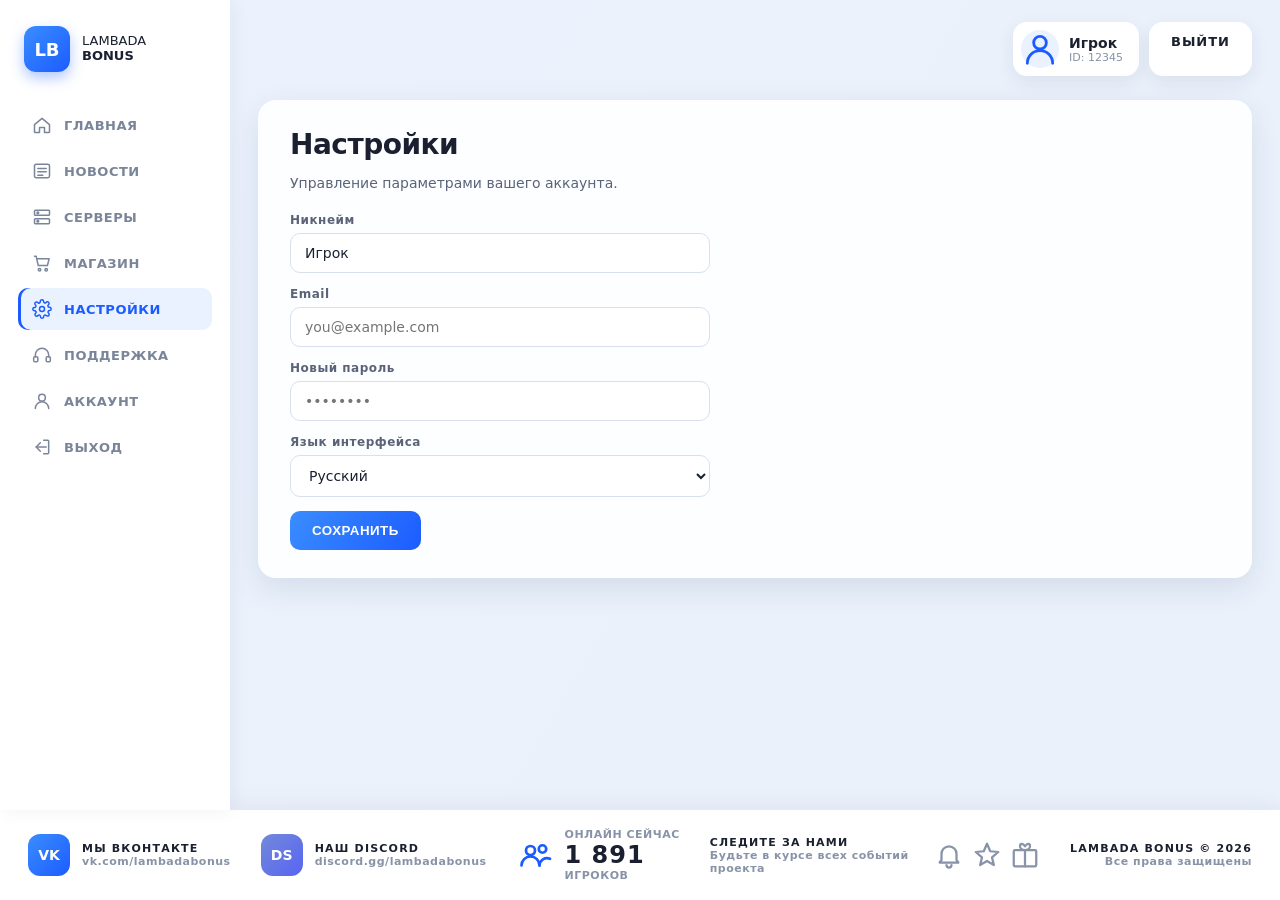
<file: docs/settings.html>
<!doctype html>
<html lang="ru">
<head>
<meta charset="utf-8">
<meta name="viewport" content="width=device-width,initial-scale=1">
<title>LAMBADA BONUS — Настройки</title>
<link rel="stylesheet" href="assets/css/style.css">
</head>
<body>
<div class="app">
    <aside class="sidebar">
    <a class="logo" href="index.html">
        <span class="logo-mark">LB</span>
        <span class="logo-text">LAMBADA<br><b>BONUS</b></span>
    </a>
    <nav class="nav">
                    <a href="index.html"
               class="nav-item ">
                <svg class="nav-icon" viewBox="0 0 24 24" fill="none" stroke="currentColor" stroke-width="1.8" stroke-linecap="round" stroke-linejoin="round"><path d="M3 11.5 12 4l9 7.5V20a1 1 0 0 1-1 1h-5v-6h-6v6H4a1 1 0 0 1-1-1z"/></svg>                <span>ГЛАВНАЯ</span>
            </a>
                    <a href="news.html"
               class="nav-item ">
                <svg class="nav-icon" viewBox="0 0 24 24" fill="none" stroke="currentColor" stroke-width="1.8" stroke-linecap="round" stroke-linejoin="round"><rect x="3" y="4" width="18" height="16" rx="2"/><line x1="7" y1="9"  x2="17" y2="9"/><line x1="7" y1="13" x2="17" y2="13"/><line x1="7" y1="17" x2="13" y2="17"/></svg>                <span>НОВОСТИ</span>
            </a>
                    <a href="servers.html"
               class="nav-item ">
                <svg class="nav-icon" viewBox="0 0 24 24" fill="none" stroke="currentColor" stroke-width="1.8" stroke-linecap="round" stroke-linejoin="round"><rect x="3" y="4"  width="18" height="6" rx="1"/><rect x="3" y="14" width="18" height="6" rx="1"/><circle cx="7" cy="7"  r="1"/><circle cx="7" cy="17" r="1"/></svg>                <span>СЕРВЕРЫ</span>
            </a>
                    <a href="shop.html"
               class="nav-item ">
                <svg class="nav-icon" viewBox="0 0 24 24" fill="none" stroke="currentColor" stroke-width="1.8" stroke-linecap="round" stroke-linejoin="round"><circle cx="9" cy="20" r="1.5"/><circle cx="17" cy="20" r="1.5"/><path d="M3 4h2l2.5 11h11l2-8H6"/></svg>                <span>МАГАЗИН</span>
            </a>
                    <a href="settings.html"
               class="nav-item active">
                <svg class="nav-icon" viewBox="0 0 24 24" fill="none" stroke="currentColor" stroke-width="1.8" stroke-linecap="round" stroke-linejoin="round"><circle cx="12" cy="12" r="3"/><path d="M19.4 15a1.7 1.7 0 0 0 .3 1.8l.1.1a2 2 0 1 1-2.8 2.8l-.1-.1a1.7 1.7 0 0 0-1.8-.3 1.7 1.7 0 0 0-1 1.5V21a2 2 0 1 1-4 0v-.1a1.7 1.7 0 0 0-1-1.5 1.7 1.7 0 0 0-1.8.3l-.1.1a2 2 0 1 1-2.8-2.8l.1-.1a1.7 1.7 0 0 0 .3-1.8 1.7 1.7 0 0 0-1.5-1H3a2 2 0 1 1 0-4h.1a1.7 1.7 0 0 0 1.5-1 1.7 1.7 0 0 0-.3-1.8l-.1-.1a2 2 0 1 1 2.8-2.8l.1.1a1.7 1.7 0 0 0 1.8.3h0a1.7 1.7 0 0 0 1-1.5V3a2 2 0 1 1 4 0v.1a1.7 1.7 0 0 0 1 1.5 1.7 1.7 0 0 0 1.8-.3l.1-.1a2 2 0 1 1 2.8 2.8l-.1.1a1.7 1.7 0 0 0-.3 1.8v0a1.7 1.7 0 0 0 1.5 1H21a2 2 0 1 1 0 4h-.1a1.7 1.7 0 0 0-1.5 1z"/></svg>                <span>НАСТРОЙКИ</span>
            </a>
                    <a href="support.html"
               class="nav-item ">
                <svg class="nav-icon" viewBox="0 0 24 24" fill="none" stroke="currentColor" stroke-width="1.8" stroke-linecap="round" stroke-linejoin="round"><path d="M4 14v-2a8 8 0 1 1 16 0v2"/><rect x="2"  y="14" width="5" height="6" rx="1.5"/><rect x="17" y="14" width="5" height="6" rx="1.5"/></svg>                <span>ПОДДЕРЖКА</span>
            </a>
                    <a href="account.html"
               class="nav-item ">
                <svg class="nav-icon" viewBox="0 0 24 24" fill="none" stroke="currentColor" stroke-width="1.8" stroke-linecap="round" stroke-linejoin="round"><circle cx="12" cy="8" r="4"/><path d="M4 21a8 8 0 0 1 16 0"/></svg>                <span>АККАУНТ</span>
            </a>
                    <a href="logout.html"
               class="nav-item ">
                <svg class="nav-icon" viewBox="0 0 24 24" fill="none" stroke="currentColor" stroke-width="1.8" stroke-linecap="round" stroke-linejoin="round"><path d="M10 17l-5-5 5-5"/><line x1="5" y1="12" x2="17" y2="12"/><path d="M14 4h5a1 1 0 0 1 1 1v14a1 1 0 0 1-1 1h-5"/></svg>                <span>ВЫХОД</span>
            </a>
            </nav>
</aside>
    <main class="main">
<div class="topbar">
    <div class="user-card">
        <div class="user-avatar"><svg class="icon" viewBox="0 0 24 24" fill="none" stroke="currentColor" stroke-width="1.8" stroke-linecap="round" stroke-linejoin="round"><circle cx="12" cy="8" r="4"/><path d="M4 21a8 8 0 0 1 16 0"/></svg></div>
        <div>
            <div class="user-name">Игрок</div>
            <div class="user-id">ID: 12345</div>
        </div>
    </div>
    <a href="logout.html" class="btn-logout">ВЫЙТИ</a>
</div>

<div class="page-card">
    <h1>Настройки</h1>
    <p class="lead">Управление параметрами вашего аккаунта.</p>

    <form method="post">
        <div class="form-row">
            <label>Никнейм</label>
            <input type="text" name="nick" value="Игрок">
        </div>
        <div class="form-row">
            <label>Email</label>
            <input type="email" name="email" placeholder="you@example.com">
        </div>
        <div class="form-row">
            <label>Новый пароль</label>
            <input type="password" name="pwd" placeholder="••••••••">
        </div>
        <div class="form-row">
            <label>Язык интерфейса</label>
            <select name="lang">
                <option>Русский</option>
                <option>English</option>
            </select>
        </div>
        <button type="submit" class="btn-primary">СОХРАНИТЬ</button>
    </form>
</div>

    </main>
</div>

<footer class="footer">
    <div class="footer-col">
        <div class="footer-icon vk"><b>VK</b></div>
        <div>
            <div class="footer-title">МЫ ВКОНТАКТЕ</div>
            <div class="footer-sub">vk.com/lambadabonus</div>
        </div>
    </div>

    <div class="footer-col">
        <div class="footer-icon ds">DS</div>
        <div>
            <div class="footer-title">НАШ DISCORD</div>
            <div class="footer-sub">discord.gg/lambadabonus</div>
        </div>
    </div>

    <div class="footer-col">
        <svg class="footer-icon-svg" viewBox="0 0 24 24" fill="none" stroke="currentColor" stroke-width="1.8" stroke-linecap="round" stroke-linejoin="round"><circle cx="9" cy="9" r="3"/><path d="M3 19a6 6 0 0 1 12 0"/><circle cx="17" cy="8" r="2.5"/><path d="M15 19a5 5 0 0 1 7-4.5"/></svg>        <div>
            <div class="footer-sub">ОНЛАЙН СЕЙЧАС</div>
            <div class="footer-online">1 891</div>
            <div class="footer-sub">ИГРОКОВ</div>
        </div>
    </div>

    <div class="footer-col">
        <div>
            <div class="footer-title">СЛЕДИТЕ ЗА НАМИ</div>
            <div class="footer-sub">Будьте в курсе всех событий проекта</div>
        </div>
        <div class="footer-actions">
            <svg class="footer-action" viewBox="0 0 24 24" fill="none" stroke="currentColor" stroke-width="1.8" stroke-linecap="round" stroke-linejoin="round"><path d="M6 16V11a6 6 0 1 1 12 0v5l1.5 2H4.5z"/><path d="M10 20a2 2 0 0 0 4 0"/></svg>            <svg class="footer-action" viewBox="0 0 24 24" fill="none" stroke="currentColor" stroke-width="1.8" stroke-linecap="round" stroke-linejoin="round"><polygon points="12 3 14.6 9 21 9.6 16 13.9 17.5 20 12 16.8 6.5 20 8 13.9 3 9.6 9.4 9"/></svg>            <svg class="footer-action" viewBox="0 0 24 24" fill="none" stroke="currentColor" stroke-width="1.8" stroke-linecap="round" stroke-linejoin="round"><rect x="3" y="8" width="18" height="13" rx="1"/><line x1="12" y1="8" x2="12" y2="21"/><path d="M12 8c-2 0-4-1-4-3s2-3 4 0c2-3 4-2 4 0s-2 3-4 3z"/></svg>        </div>
    </div>

    <div class="footer-col right">
        <div>
            <div class="footer-title">LAMBADA BONUS &copy; 2026</div>
            <div class="footer-sub">Все права защищены</div>
        </div>
    </div>
</footer>

</body>
</html>
</file>
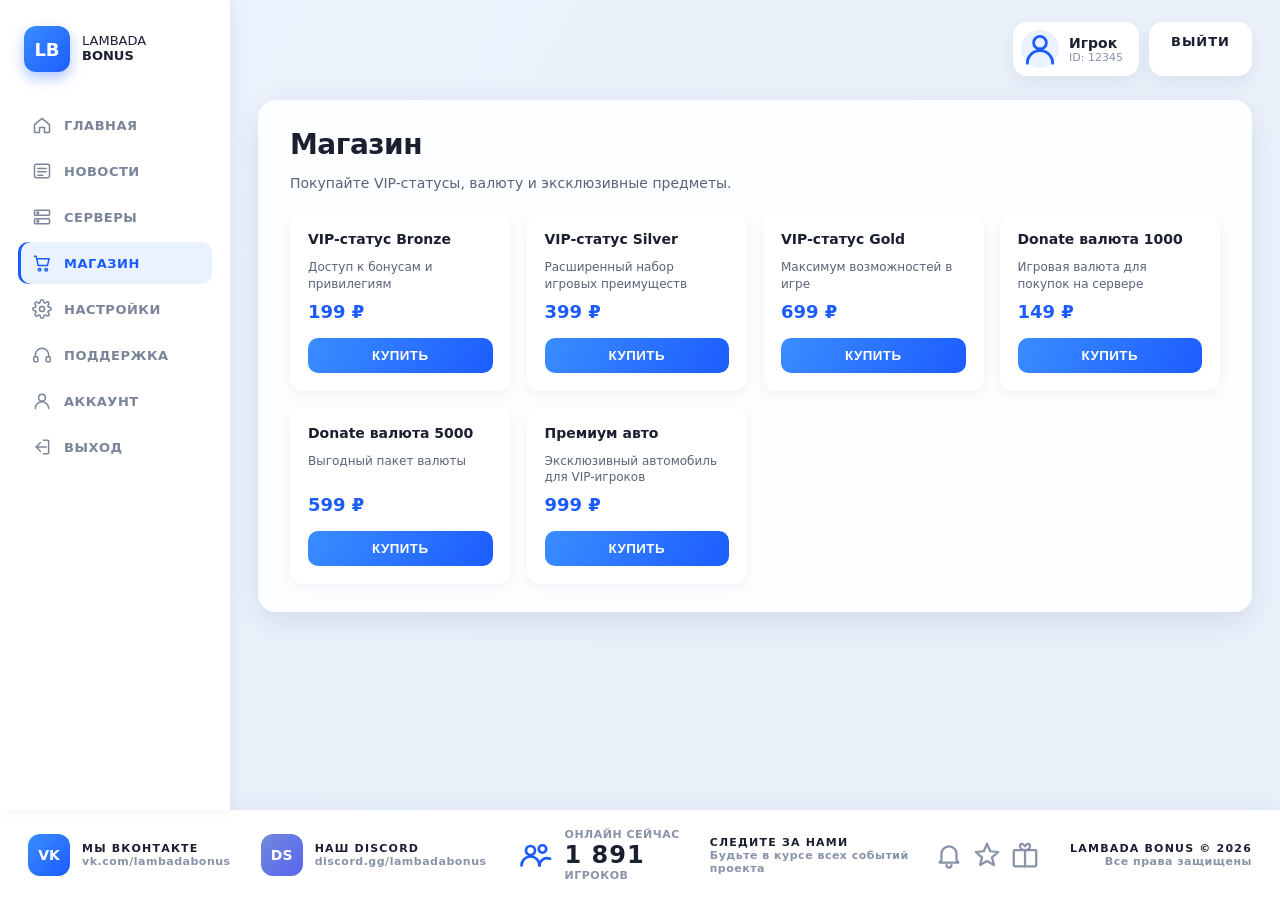
<file: docs/shop.html>
<!doctype html>
<html lang="ru">
<head>
<meta charset="utf-8">
<meta name="viewport" content="width=device-width,initial-scale=1">
<title>LAMBADA BONUS — Магазин</title>
<link rel="stylesheet" href="assets/css/style.css">
</head>
<body>
<div class="app">
    <aside class="sidebar">
    <a class="logo" href="index.html">
        <span class="logo-mark">LB</span>
        <span class="logo-text">LAMBADA<br><b>BONUS</b></span>
    </a>
    <nav class="nav">
                    <a href="index.html"
               class="nav-item ">
                <svg class="nav-icon" viewBox="0 0 24 24" fill="none" stroke="currentColor" stroke-width="1.8" stroke-linecap="round" stroke-linejoin="round"><path d="M3 11.5 12 4l9 7.5V20a1 1 0 0 1-1 1h-5v-6h-6v6H4a1 1 0 0 1-1-1z"/></svg>                <span>ГЛАВНАЯ</span>
            </a>
                    <a href="news.html"
               class="nav-item ">
                <svg class="nav-icon" viewBox="0 0 24 24" fill="none" stroke="currentColor" stroke-width="1.8" stroke-linecap="round" stroke-linejoin="round"><rect x="3" y="4" width="18" height="16" rx="2"/><line x1="7" y1="9"  x2="17" y2="9"/><line x1="7" y1="13" x2="17" y2="13"/><line x1="7" y1="17" x2="13" y2="17"/></svg>                <span>НОВОСТИ</span>
            </a>
                    <a href="servers.html"
               class="nav-item ">
                <svg class="nav-icon" viewBox="0 0 24 24" fill="none" stroke="currentColor" stroke-width="1.8" stroke-linecap="round" stroke-linejoin="round"><rect x="3" y="4"  width="18" height="6" rx="1"/><rect x="3" y="14" width="18" height="6" rx="1"/><circle cx="7" cy="7"  r="1"/><circle cx="7" cy="17" r="1"/></svg>                <span>СЕРВЕРЫ</span>
            </a>
                    <a href="shop.html"
               class="nav-item active">
                <svg class="nav-icon" viewBox="0 0 24 24" fill="none" stroke="currentColor" stroke-width="1.8" stroke-linecap="round" stroke-linejoin="round"><circle cx="9" cy="20" r="1.5"/><circle cx="17" cy="20" r="1.5"/><path d="M3 4h2l2.5 11h11l2-8H6"/></svg>                <span>МАГАЗИН</span>
            </a>
                    <a href="settings.html"
               class="nav-item ">
                <svg class="nav-icon" viewBox="0 0 24 24" fill="none" stroke="currentColor" stroke-width="1.8" stroke-linecap="round" stroke-linejoin="round"><circle cx="12" cy="12" r="3"/><path d="M19.4 15a1.7 1.7 0 0 0 .3 1.8l.1.1a2 2 0 1 1-2.8 2.8l-.1-.1a1.7 1.7 0 0 0-1.8-.3 1.7 1.7 0 0 0-1 1.5V21a2 2 0 1 1-4 0v-.1a1.7 1.7 0 0 0-1-1.5 1.7 1.7 0 0 0-1.8.3l-.1.1a2 2 0 1 1-2.8-2.8l.1-.1a1.7 1.7 0 0 0 .3-1.8 1.7 1.7 0 0 0-1.5-1H3a2 2 0 1 1 0-4h.1a1.7 1.7 0 0 0 1.5-1 1.7 1.7 0 0 0-.3-1.8l-.1-.1a2 2 0 1 1 2.8-2.8l.1.1a1.7 1.7 0 0 0 1.8.3h0a1.7 1.7 0 0 0 1-1.5V3a2 2 0 1 1 4 0v.1a1.7 1.7 0 0 0 1 1.5 1.7 1.7 0 0 0 1.8-.3l.1-.1a2 2 0 1 1 2.8 2.8l-.1.1a1.7 1.7 0 0 0-.3 1.8v0a1.7 1.7 0 0 0 1.5 1H21a2 2 0 1 1 0 4h-.1a1.7 1.7 0 0 0-1.5 1z"/></svg>                <span>НАСТРОЙКИ</span>
            </a>
                    <a href="support.html"
               class="nav-item ">
                <svg class="nav-icon" viewBox="0 0 24 24" fill="none" stroke="currentColor" stroke-width="1.8" stroke-linecap="round" stroke-linejoin="round"><path d="M4 14v-2a8 8 0 1 1 16 0v2"/><rect x="2"  y="14" width="5" height="6" rx="1.5"/><rect x="17" y="14" width="5" height="6" rx="1.5"/></svg>                <span>ПОДДЕРЖКА</span>
            </a>
                    <a href="account.html"
               class="nav-item ">
                <svg class="nav-icon" viewBox="0 0 24 24" fill="none" stroke="currentColor" stroke-width="1.8" stroke-linecap="round" stroke-linejoin="round"><circle cx="12" cy="8" r="4"/><path d="M4 21a8 8 0 0 1 16 0"/></svg>                <span>АККАУНТ</span>
            </a>
                    <a href="logout.html"
               class="nav-item ">
                <svg class="nav-icon" viewBox="0 0 24 24" fill="none" stroke="currentColor" stroke-width="1.8" stroke-linecap="round" stroke-linejoin="round"><path d="M10 17l-5-5 5-5"/><line x1="5" y1="12" x2="17" y2="12"/><path d="M14 4h5a1 1 0 0 1 1 1v14a1 1 0 0 1-1 1h-5"/></svg>                <span>ВЫХОД</span>
            </a>
            </nav>
</aside>
    <main class="main">
<div class="topbar">
    <div class="user-card">
        <div class="user-avatar"><svg class="icon" viewBox="0 0 24 24" fill="none" stroke="currentColor" stroke-width="1.8" stroke-linecap="round" stroke-linejoin="round"><circle cx="12" cy="8" r="4"/><path d="M4 21a8 8 0 0 1 16 0"/></svg></div>
        <div>
            <div class="user-name">Игрок</div>
            <div class="user-id">ID: 12345</div>
        </div>
    </div>
    <a href="logout.html" class="btn-logout">ВЫЙТИ</a>
</div>

<div class="page-card">
    <h1>Магазин</h1>
    <p class="lead">Покупайте VIP-статусы, валюту и эксклюзивные предметы.</p>

    <div class="shop-grid">
                    <div class="shop-item">
                <div class="news-title">VIP-статус Bronze</div>
                <div class="news-text">Доступ к бонусам и привилегиям</div>
                <div class="price">199 ₽</div>
                <button>КУПИТЬ</button>
            </div>
                    <div class="shop-item">
                <div class="news-title">VIP-статус Silver</div>
                <div class="news-text">Расширенный набор игровых преимуществ</div>
                <div class="price">399 ₽</div>
                <button>КУПИТЬ</button>
            </div>
                    <div class="shop-item">
                <div class="news-title">VIP-статус Gold</div>
                <div class="news-text">Максимум возможностей в игре</div>
                <div class="price">699 ₽</div>
                <button>КУПИТЬ</button>
            </div>
                    <div class="shop-item">
                <div class="news-title">Donate валюта 1000</div>
                <div class="news-text">Игровая валюта для покупок на сервере</div>
                <div class="price">149 ₽</div>
                <button>КУПИТЬ</button>
            </div>
                    <div class="shop-item">
                <div class="news-title">Donate валюта 5000</div>
                <div class="news-text">Выгодный пакет валюты</div>
                <div class="price">599 ₽</div>
                <button>КУПИТЬ</button>
            </div>
                    <div class="shop-item">
                <div class="news-title">Премиум авто</div>
                <div class="news-text">Эксклюзивный автомобиль для VIP-игроков</div>
                <div class="price">999 ₽</div>
                <button>КУПИТЬ</button>
            </div>
            </div>
</div>

    </main>
</div>

<footer class="footer">
    <div class="footer-col">
        <div class="footer-icon vk"><b>VK</b></div>
        <div>
            <div class="footer-title">МЫ ВКОНТАКТЕ</div>
            <div class="footer-sub">vk.com/lambadabonus</div>
        </div>
    </div>

    <div class="footer-col">
        <div class="footer-icon ds">DS</div>
        <div>
            <div class="footer-title">НАШ DISCORD</div>
            <div class="footer-sub">discord.gg/lambadabonus</div>
        </div>
    </div>

    <div class="footer-col">
        <svg class="footer-icon-svg" viewBox="0 0 24 24" fill="none" stroke="currentColor" stroke-width="1.8" stroke-linecap="round" stroke-linejoin="round"><circle cx="9" cy="9" r="3"/><path d="M3 19a6 6 0 0 1 12 0"/><circle cx="17" cy="8" r="2.5"/><path d="M15 19a5 5 0 0 1 7-4.5"/></svg>        <div>
            <div class="footer-sub">ОНЛАЙН СЕЙЧАС</div>
            <div class="footer-online">1 891</div>
            <div class="footer-sub">ИГРОКОВ</div>
        </div>
    </div>

    <div class="footer-col">
        <div>
            <div class="footer-title">СЛЕДИТЕ ЗА НАМИ</div>
            <div class="footer-sub">Будьте в курсе всех событий проекта</div>
        </div>
        <div class="footer-actions">
            <svg class="footer-action" viewBox="0 0 24 24" fill="none" stroke="currentColor" stroke-width="1.8" stroke-linecap="round" stroke-linejoin="round"><path d="M6 16V11a6 6 0 1 1 12 0v5l1.5 2H4.5z"/><path d="M10 20a2 2 0 0 0 4 0"/></svg>            <svg class="footer-action" viewBox="0 0 24 24" fill="none" stroke="currentColor" stroke-width="1.8" stroke-linecap="round" stroke-linejoin="round"><polygon points="12 3 14.6 9 21 9.6 16 13.9 17.5 20 12 16.8 6.5 20 8 13.9 3 9.6 9.4 9"/></svg>            <svg class="footer-action" viewBox="0 0 24 24" fill="none" stroke="currentColor" stroke-width="1.8" stroke-linecap="round" stroke-linejoin="round"><rect x="3" y="8" width="18" height="13" rx="1"/><line x1="12" y1="8" x2="12" y2="21"/><path d="M12 8c-2 0-4-1-4-3s2-3 4 0c2-3 4-2 4 0s-2 3-4 3z"/></svg>        </div>
    </div>

    <div class="footer-col right">
        <div>
            <div class="footer-title">LAMBADA BONUS &copy; 2026</div>
            <div class="footer-sub">Все права защищены</div>
        </div>
    </div>
</footer>

</body>
</html>
</file>
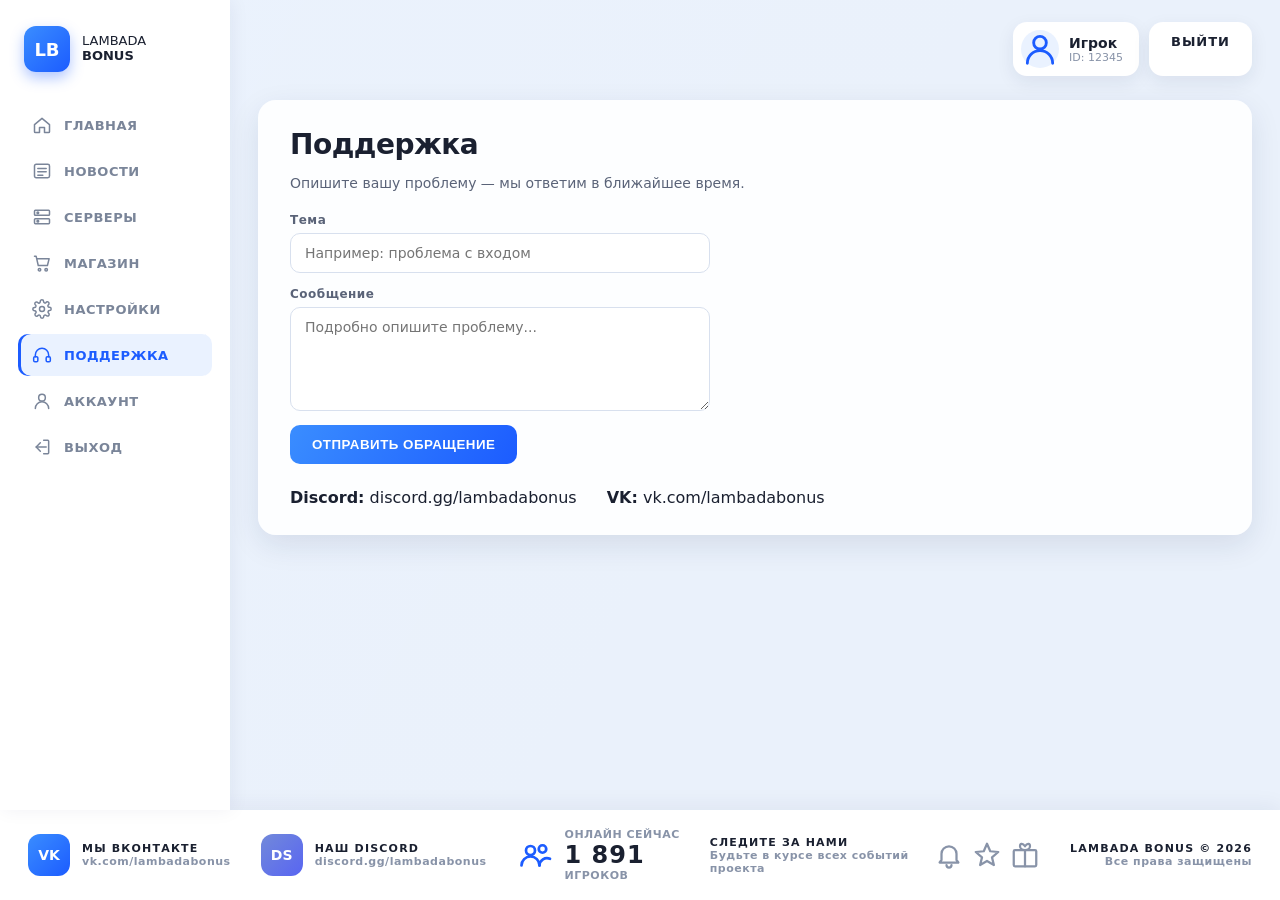
<file: docs/support.html>
<!doctype html>
<html lang="ru">
<head>
<meta charset="utf-8">
<meta name="viewport" content="width=device-width,initial-scale=1">
<title>LAMBADA BONUS — Поддержка</title>
<link rel="stylesheet" href="assets/css/style.css">
</head>
<body>
<div class="app">
    <aside class="sidebar">
    <a class="logo" href="index.html">
        <span class="logo-mark">LB</span>
        <span class="logo-text">LAMBADA<br><b>BONUS</b></span>
    </a>
    <nav class="nav">
                    <a href="index.html"
               class="nav-item ">
                <svg class="nav-icon" viewBox="0 0 24 24" fill="none" stroke="currentColor" stroke-width="1.8" stroke-linecap="round" stroke-linejoin="round"><path d="M3 11.5 12 4l9 7.5V20a1 1 0 0 1-1 1h-5v-6h-6v6H4a1 1 0 0 1-1-1z"/></svg>                <span>ГЛАВНАЯ</span>
            </a>
                    <a href="news.html"
               class="nav-item ">
                <svg class="nav-icon" viewBox="0 0 24 24" fill="none" stroke="currentColor" stroke-width="1.8" stroke-linecap="round" stroke-linejoin="round"><rect x="3" y="4" width="18" height="16" rx="2"/><line x1="7" y1="9"  x2="17" y2="9"/><line x1="7" y1="13" x2="17" y2="13"/><line x1="7" y1="17" x2="13" y2="17"/></svg>                <span>НОВОСТИ</span>
            </a>
                    <a href="servers.html"
               class="nav-item ">
                <svg class="nav-icon" viewBox="0 0 24 24" fill="none" stroke="currentColor" stroke-width="1.8" stroke-linecap="round" stroke-linejoin="round"><rect x="3" y="4"  width="18" height="6" rx="1"/><rect x="3" y="14" width="18" height="6" rx="1"/><circle cx="7" cy="7"  r="1"/><circle cx="7" cy="17" r="1"/></svg>                <span>СЕРВЕРЫ</span>
            </a>
                    <a href="shop.html"
               class="nav-item ">
                <svg class="nav-icon" viewBox="0 0 24 24" fill="none" stroke="currentColor" stroke-width="1.8" stroke-linecap="round" stroke-linejoin="round"><circle cx="9" cy="20" r="1.5"/><circle cx="17" cy="20" r="1.5"/><path d="M3 4h2l2.5 11h11l2-8H6"/></svg>                <span>МАГАЗИН</span>
            </a>
                    <a href="settings.html"
               class="nav-item ">
                <svg class="nav-icon" viewBox="0 0 24 24" fill="none" stroke="currentColor" stroke-width="1.8" stroke-linecap="round" stroke-linejoin="round"><circle cx="12" cy="12" r="3"/><path d="M19.4 15a1.7 1.7 0 0 0 .3 1.8l.1.1a2 2 0 1 1-2.8 2.8l-.1-.1a1.7 1.7 0 0 0-1.8-.3 1.7 1.7 0 0 0-1 1.5V21a2 2 0 1 1-4 0v-.1a1.7 1.7 0 0 0-1-1.5 1.7 1.7 0 0 0-1.8.3l-.1.1a2 2 0 1 1-2.8-2.8l.1-.1a1.7 1.7 0 0 0 .3-1.8 1.7 1.7 0 0 0-1.5-1H3a2 2 0 1 1 0-4h.1a1.7 1.7 0 0 0 1.5-1 1.7 1.7 0 0 0-.3-1.8l-.1-.1a2 2 0 1 1 2.8-2.8l.1.1a1.7 1.7 0 0 0 1.8.3h0a1.7 1.7 0 0 0 1-1.5V3a2 2 0 1 1 4 0v.1a1.7 1.7 0 0 0 1 1.5 1.7 1.7 0 0 0 1.8-.3l.1-.1a2 2 0 1 1 2.8 2.8l-.1.1a1.7 1.7 0 0 0-.3 1.8v0a1.7 1.7 0 0 0 1.5 1H21a2 2 0 1 1 0 4h-.1a1.7 1.7 0 0 0-1.5 1z"/></svg>                <span>НАСТРОЙКИ</span>
            </a>
                    <a href="support.html"
               class="nav-item active">
                <svg class="nav-icon" viewBox="0 0 24 24" fill="none" stroke="currentColor" stroke-width="1.8" stroke-linecap="round" stroke-linejoin="round"><path d="M4 14v-2a8 8 0 1 1 16 0v2"/><rect x="2"  y="14" width="5" height="6" rx="1.5"/><rect x="17" y="14" width="5" height="6" rx="1.5"/></svg>                <span>ПОДДЕРЖКА</span>
            </a>
                    <a href="account.html"
               class="nav-item ">
                <svg class="nav-icon" viewBox="0 0 24 24" fill="none" stroke="currentColor" stroke-width="1.8" stroke-linecap="round" stroke-linejoin="round"><circle cx="12" cy="8" r="4"/><path d="M4 21a8 8 0 0 1 16 0"/></svg>                <span>АККАУНТ</span>
            </a>
                    <a href="logout.html"
               class="nav-item ">
                <svg class="nav-icon" viewBox="0 0 24 24" fill="none" stroke="currentColor" stroke-width="1.8" stroke-linecap="round" stroke-linejoin="round"><path d="M10 17l-5-5 5-5"/><line x1="5" y1="12" x2="17" y2="12"/><path d="M14 4h5a1 1 0 0 1 1 1v14a1 1 0 0 1-1 1h-5"/></svg>                <span>ВЫХОД</span>
            </a>
            </nav>
</aside>
    <main class="main">
<div class="topbar">
    <div class="user-card">
        <div class="user-avatar"><svg class="icon" viewBox="0 0 24 24" fill="none" stroke="currentColor" stroke-width="1.8" stroke-linecap="round" stroke-linejoin="round"><circle cx="12" cy="8" r="4"/><path d="M4 21a8 8 0 0 1 16 0"/></svg></div>
        <div>
            <div class="user-name">Игрок</div>
            <div class="user-id">ID: 12345</div>
        </div>
    </div>
    <a href="logout.html" class="btn-logout">ВЫЙТИ</a>
</div>

<div class="page-card">
    <h1>Поддержка</h1>
    <p class="lead">Опишите вашу проблему — мы ответим в ближайшее время.</p>

    <form method="post">
        <div class="form-row">
            <label>Тема</label>
            <input type="text" name="subject" placeholder="Например: проблема с входом">
        </div>
        <div class="form-row">
            <label>Сообщение</label>
            <textarea name="message" rows="5" placeholder="Подробно опишите проблему..."></textarea>
        </div>
        <button type="submit" class="btn-primary">ОТПРАВИТЬ ОБРАЩЕНИЕ</button>
    </form>

    <div style="margin-top:24px;display:flex;gap:30px;flex-wrap:wrap">
        <div><b>Discord:</b> discord.gg/lambadabonus</div>
        <div><b>VK:</b> vk.com/lambadabonus</div>
    </div>
</div>

    </main>
</div>

<footer class="footer">
    <div class="footer-col">
        <div class="footer-icon vk"><b>VK</b></div>
        <div>
            <div class="footer-title">МЫ ВКОНТАКТЕ</div>
            <div class="footer-sub">vk.com/lambadabonus</div>
        </div>
    </div>

    <div class="footer-col">
        <div class="footer-icon ds">DS</div>
        <div>
            <div class="footer-title">НАШ DISCORD</div>
            <div class="footer-sub">discord.gg/lambadabonus</div>
        </div>
    </div>

    <div class="footer-col">
        <svg class="footer-icon-svg" viewBox="0 0 24 24" fill="none" stroke="currentColor" stroke-width="1.8" stroke-linecap="round" stroke-linejoin="round"><circle cx="9" cy="9" r="3"/><path d="M3 19a6 6 0 0 1 12 0"/><circle cx="17" cy="8" r="2.5"/><path d="M15 19a5 5 0 0 1 7-4.5"/></svg>        <div>
            <div class="footer-sub">ОНЛАЙН СЕЙЧАС</div>
            <div class="footer-online">1 891</div>
            <div class="footer-sub">ИГРОКОВ</div>
        </div>
    </div>

    <div class="footer-col">
        <div>
            <div class="footer-title">СЛЕДИТЕ ЗА НАМИ</div>
            <div class="footer-sub">Будьте в курсе всех событий проекта</div>
        </div>
        <div class="footer-actions">
            <svg class="footer-action" viewBox="0 0 24 24" fill="none" stroke="currentColor" stroke-width="1.8" stroke-linecap="round" stroke-linejoin="round"><path d="M6 16V11a6 6 0 1 1 12 0v5l1.5 2H4.5z"/><path d="M10 20a2 2 0 0 0 4 0"/></svg>            <svg class="footer-action" viewBox="0 0 24 24" fill="none" stroke="currentColor" stroke-width="1.8" stroke-linecap="round" stroke-linejoin="round"><polygon points="12 3 14.6 9 21 9.6 16 13.9 17.5 20 12 16.8 6.5 20 8 13.9 3 9.6 9.4 9"/></svg>            <svg class="footer-action" viewBox="0 0 24 24" fill="none" stroke="currentColor" stroke-width="1.8" stroke-linecap="round" stroke-linejoin="round"><rect x="3" y="8" width="18" height="13" rx="1"/><line x1="12" y1="8" x2="12" y2="21"/><path d="M12 8c-2 0-4-1-4-3s2-3 4 0c2-3 4-2 4 0s-2 3-4 3z"/></svg>        </div>
    </div>

    <div class="footer-col right">
        <div>
            <div class="footer-title">LAMBADA BONUS &copy; 2026</div>
            <div class="footer-sub">Все права защищены</div>
        </div>
    </div>
</footer>

</body>
</html>
</file>
<file: docs/assets/css/style.css>
/* ============ LAMBADA BONUS — UI ============ */
*,*::before,*::after{box-sizing:border-box}
html,body{margin:0;padding:0}
body{
    font-family:'Segoe UI', Roboto, system-ui, sans-serif;
    color:#1a2030;
    background:#eaf1fb;
    min-height:100vh;
}
a{color:inherit;text-decoration:none}

/* ===== Layout ===== */
.app{
    display:grid;
    grid-template-columns:230px 1fr;
    min-height:calc(100vh - 90px);
    background:
        linear-gradient(120deg, rgba(235,243,255,.55) 0%, rgba(235,243,255,.2) 35%, rgba(235,243,255,0) 60%),
        url('https://images.unsplash.com/photo-1502920917128-1aa500764cbd?w=1920&q=70') center/cover no-repeat;
}

/* ===== Sidebar ===== */
.sidebar{
    background:#fff;
    padding:26px 18px;
    display:flex;
    flex-direction:column;
    gap:8px;
    box-shadow:2px 0 18px rgba(20,40,80,.06);
}
.logo{display:flex;align-items:center;gap:12px;margin-bottom:24px;padding:0 6px}
.logo-mark{
    width:46px;height:46px;border-radius:12px;
    background:linear-gradient(135deg,#3a8dff,#1c5cff);
    color:#fff;font-weight:800;font-size:18px;
    display:flex;align-items:center;justify-content:center;
    box-shadow:0 6px 14px rgba(28,92,255,.35);
}
.logo-text{font-size:13px;line-height:1.15;color:#1a2030;font-weight:500}
.logo-text b{font-weight:800}

.nav{display:flex;flex-direction:column;gap:4px}
.nav-item{
    display:flex;align-items:center;gap:12px;
    padding:11px 14px;border-radius:10px;
    font-weight:600;font-size:13px;letter-spacing:.5px;
    color:#7a8599;
    transition:.2s;
}
.nav-item:hover{background:#f1f5fb;color:#1a2030}
.nav-item.active{
    background:#eaf2ff;
    color:#1c5cff;
    box-shadow:inset 3px 0 0 #1c5cff;
}
.nav-icon{width:20px;height:20px;flex-shrink:0}

/* ===== Main ===== */
.main{
    position:relative;
    padding:22px 28px 30px;
    display:grid;
    grid-template-columns:1fr 380px;
    gap:24px;
    align-content:start;
}

/* ===== Topbar (user card + logout) ===== */
.topbar{
    grid-column:1 / -1;
    display:flex;justify-content:flex-end;gap:10px;
}
.user-card{
    background:#fff;border-radius:14px;
    display:flex;align-items:center;gap:10px;
    padding:8px 16px 8px 8px;
    box-shadow:0 6px 18px rgba(20,40,80,.08);
}
.user-avatar{
    width:38px;height:38px;border-radius:50%;
    background:#eaf2ff;color:#1c5cff;
    display:flex;align-items:center;justify-content:center;
}
.user-name{font-weight:700;font-size:14px}
.user-id{font-size:11px;color:#8893a8}
.btn-logout{
    background:#fff;border:none;
    padding:12px 22px;border-radius:14px;
    font-weight:700;font-size:13px;letter-spacing:1px;
    color:#1a2030;cursor:pointer;
    box-shadow:0 6px 18px rgba(20,40,80,.08);
}
.btn-logout:hover{color:#1c5cff}

/* ===== Hero ===== */
.hero{
    grid-column:1;
    padding:10px 4px 0;
    color:#0c1426;
}
.hero-tag{
    letter-spacing:6px;font-size:13px;font-weight:600;
    color:#3b4a66;margin-bottom:14px;
}
.hero-title{
    font-size:78px;line-height:.95;font-weight:900;
    letter-spacing:-1px;margin:0;
    background:linear-gradient(90deg,#0a1a3a 0%, #1c5cff 60%, #4ea1ff 100%);
    -webkit-background-clip:text;background-clip:text;color:transparent;
    text-shadow:0 8px 30px rgba(28,92,255,.15);
}
.hero-features{
    display:flex;gap:30px;margin-top:28px;flex-wrap:wrap;
}
.feature{display:flex;align-items:center;gap:10px;font-size:12px;font-weight:700;letter-spacing:.5px;color:#1a2030;text-transform:uppercase}
.feature-icon{
    width:42px;height:42px;border-radius:50%;
    background:#fff;display:flex;align-items:center;justify-content:center;
    color:#1c5cff;box-shadow:0 6px 16px rgba(28,92,255,.18);
}
.feature span{max-width:130px;line-height:1.25}

.hero-desc{
    margin-top:42px;max-width:420px;
    font-size:14px;line-height:1.55;color:#3b4a66;
}
.hero-desc b{color:#1a2030}

/* ===== News block ===== */
.news{
    grid-column:2;grid-row:2 / span 2;
    background:rgba(255,255,255,.85);
    backdrop-filter:blur(8px);
    border-radius:18px;
    padding:18px;
    box-shadow:0 10px 30px rgba(20,40,80,.10);
    align-self:start;
}
.news-head{display:flex;justify-content:space-between;align-items:center;margin-bottom:14px}
.news-head h3{margin:0;font-size:14px;letter-spacing:1.5px;font-weight:800}
.news-head a{color:#1c5cff;font-size:11px;font-weight:700;letter-spacing:1px}
.news-card{
    background:#fff;border-radius:14px;padding:14px 16px;
    margin-bottom:12px;box-shadow:0 4px 14px rgba(20,40,80,.05);
    position:relative;
}
.news-card:last-child{margin-bottom:0}
.news-tag{
    display:inline-block;padding:3px 10px;border-radius:6px;
    font-size:10px;font-weight:800;letter-spacing:1px;text-transform:uppercase;
    margin-bottom:8px;
}
.news-tag.red  {background:#ffe4e4;color:#e23b3b}
.news-tag.blue {background:#e4ecff;color:#1c5cff}
.news-tag.green{background:#e3f7e8;color:#23a350}
.news-title{font-size:14px;font-weight:800;margin-bottom:4px}
.news-text{font-size:12px;color:#5a6378;line-height:1.4}
.news-meta{
    position:absolute;top:14px;right:16px;text-align:right;
    font-size:11px;color:#8893a8;font-weight:600;
}
.news-meta b{display:block;color:#1a2030;font-weight:700}

/* ===== Server selector ===== */
.servers-box{
    grid-column:1;
    background:rgba(255,255,255,.92);
    backdrop-filter:blur(8px);
    border-radius:18px;padding:18px 20px;
    box-shadow:0 10px 30px rgba(20,40,80,.10);
    max-width:560px;
}
.servers-box h3{margin:0 0 14px;font-size:14px;letter-spacing:1.5px;font-weight:800}
.server-row{
    display:grid;grid-template-columns:48px 1fr auto;align-items:center;gap:14px;
    padding:10px 6px;border-radius:10px;cursor:pointer;
    transition:.2s;
}
.server-row:hover{background:#f4f7fc}
.server-num{
    width:42px;height:42px;border-radius:10px;
    display:flex;align-items:center;justify-content:center;
    font-weight:800;color:#fff;font-size:14px;
    background:linear-gradient(135deg,#9aa6bd,#6a7791);
}
.server-row.featured .server-num{background:linear-gradient(135deg,#3a8dff,#1c5cff);box-shadow:0 6px 14px rgba(28,92,255,.35)}
.server-name{font-size:13px;font-weight:800;letter-spacing:.5px}
.server-online{font-size:11px;color:#8893a8;margin-top:2px}
.server-ping{display:flex;align-items:center;gap:6px;font-size:12px;font-weight:700}
.server-ping svg{width:18px;height:18px}
.server-ping.good{color:#23a350}
.server-ping.mid {color:#e1a217}
.server-ping.bad {color:#e23b3b}

.btn-all-servers{
    margin-top:8px;display:flex;justify-content:center;align-items:center;gap:8px;
    padding:12px;border-radius:10px;background:#f1f5fb;
    font-size:12px;font-weight:800;letter-spacing:1.5px;color:#1a2030;
    cursor:pointer;border:none;width:100%;
}
.btn-all-servers svg{width:16px;height:16px;color:#1c5cff}

/* ===== Big CTA ===== */
.cta{
    grid-column:2;
    margin-top:auto;
    background:linear-gradient(120deg,#3a8dff,#1c5cff);
    color:#fff;border:none;
    padding:22px 28px;border-radius:18px;
    font-size:16px;font-weight:800;letter-spacing:1.5px;
    display:flex;justify-content:space-between;align-items:center;
    box-shadow:0 14px 30px rgba(28,92,255,.45);
    cursor:pointer;
}
.cta-arrow{
    width:44px;height:44px;border-radius:12px;
    background:rgba(255,255,255,.18);
    display:flex;align-items:center;justify-content:center;
}

/* ===== Footer ===== */
.footer{
    background:#fff;
    padding:18px 28px;
    display:grid;
    grid-template-columns:repeat(5, auto);
    gap:30px;
    align-items:center;
    justify-content:space-between;
    box-shadow:0 -4px 20px rgba(20,40,80,.06);
}
.footer-col{display:flex;align-items:center;gap:12px}
.footer-col.right{justify-self:end;text-align:right}
.footer-title{font-size:11px;font-weight:800;letter-spacing:1.2px;color:#1a2030}
.footer-sub{font-size:11px;color:#8893a8;font-weight:600;letter-spacing:.5px}
.footer-icon{
    width:42px;height:42px;border-radius:12px;
    display:flex;align-items:center;justify-content:center;
    color:#fff;font-weight:800;font-size:14px;
}
.footer-icon.vk{background:linear-gradient(135deg,#3a8dff,#1c5cff)}
.footer-icon.ds{background:linear-gradient(135deg,#7289da,#5865f2)}
.footer-icon-svg{width:36px;height:36px;color:#1c5cff}
.footer-online{font-size:24px;font-weight:900;color:#1a2030;letter-spacing:1px}
.footer-actions{display:flex;gap:8px}
.footer-action{
    width:30px;height:30px;color:#8893a8;cursor:pointer;
    transition:.2s;
}
.footer-action:hover{color:#1c5cff}

/* ===== Generic page ===== */
.page-card{
    grid-column:1 / -1;
    background:rgba(255,255,255,.92);
    border-radius:18px;padding:28px 32px;
    box-shadow:0 10px 30px rgba(20,40,80,.10);
}
.page-card h1{margin:0 0 6px;font-size:28px;font-weight:900;letter-spacing:-.5px}
.page-card .lead{color:#5a6378;font-size:14px;margin-bottom:22px}

.shop-grid{display:grid;grid-template-columns:repeat(auto-fill,minmax(220px,1fr));gap:16px}
.shop-item{
    background:#fff;border-radius:14px;padding:18px;
    box-shadow:0 4px 14px rgba(20,40,80,.06);
    display:flex;flex-direction:column;gap:8px;
}
.shop-item .price{
    margin-top:auto;font-weight:800;color:#1c5cff;font-size:18px;
}
.shop-item button{
    margin-top:8px;background:linear-gradient(120deg,#3a8dff,#1c5cff);
    color:#fff;border:none;padding:10px;border-radius:10px;
    font-weight:700;cursor:pointer;letter-spacing:.5px;
}

.form-row{display:flex;flex-direction:column;gap:6px;margin-bottom:14px;max-width:420px}
.form-row label{font-size:12px;font-weight:700;color:#5a6378;letter-spacing:.5px}
.form-row input, .form-row textarea, .form-row select{
    padding:11px 14px;border-radius:10px;border:1px solid #d8e0ee;
    background:#fff;font-size:14px;font-family:inherit;color:#1a2030;
}
.form-row input:focus, .form-row textarea:focus{outline:2px solid #1c5cff;border-color:transparent}
.btn-primary{
    background:linear-gradient(120deg,#3a8dff,#1c5cff);color:#fff;border:none;
    padding:12px 22px;border-radius:10px;font-weight:700;letter-spacing:.5px;cursor:pointer;
}

@media (max-width: 1100px){
    .main{grid-template-columns:1fr}
    .news, .cta, .servers-box{grid-column:1}
    .news{grid-row:auto}
    .hero-title{font-size:54px}
    .footer{grid-template-columns:1fr 1fr;gap:18px}
}
@media (max-width: 700px){
    .app{grid-template-columns:1fr}
    .sidebar{flex-direction:row;overflow:auto}
    .nav{flex-direction:row}
    .logo{margin:0 12px 0 0}
    .hero-title{font-size:40px}
    .footer{grid-template-columns:1fr}
}
</file>
